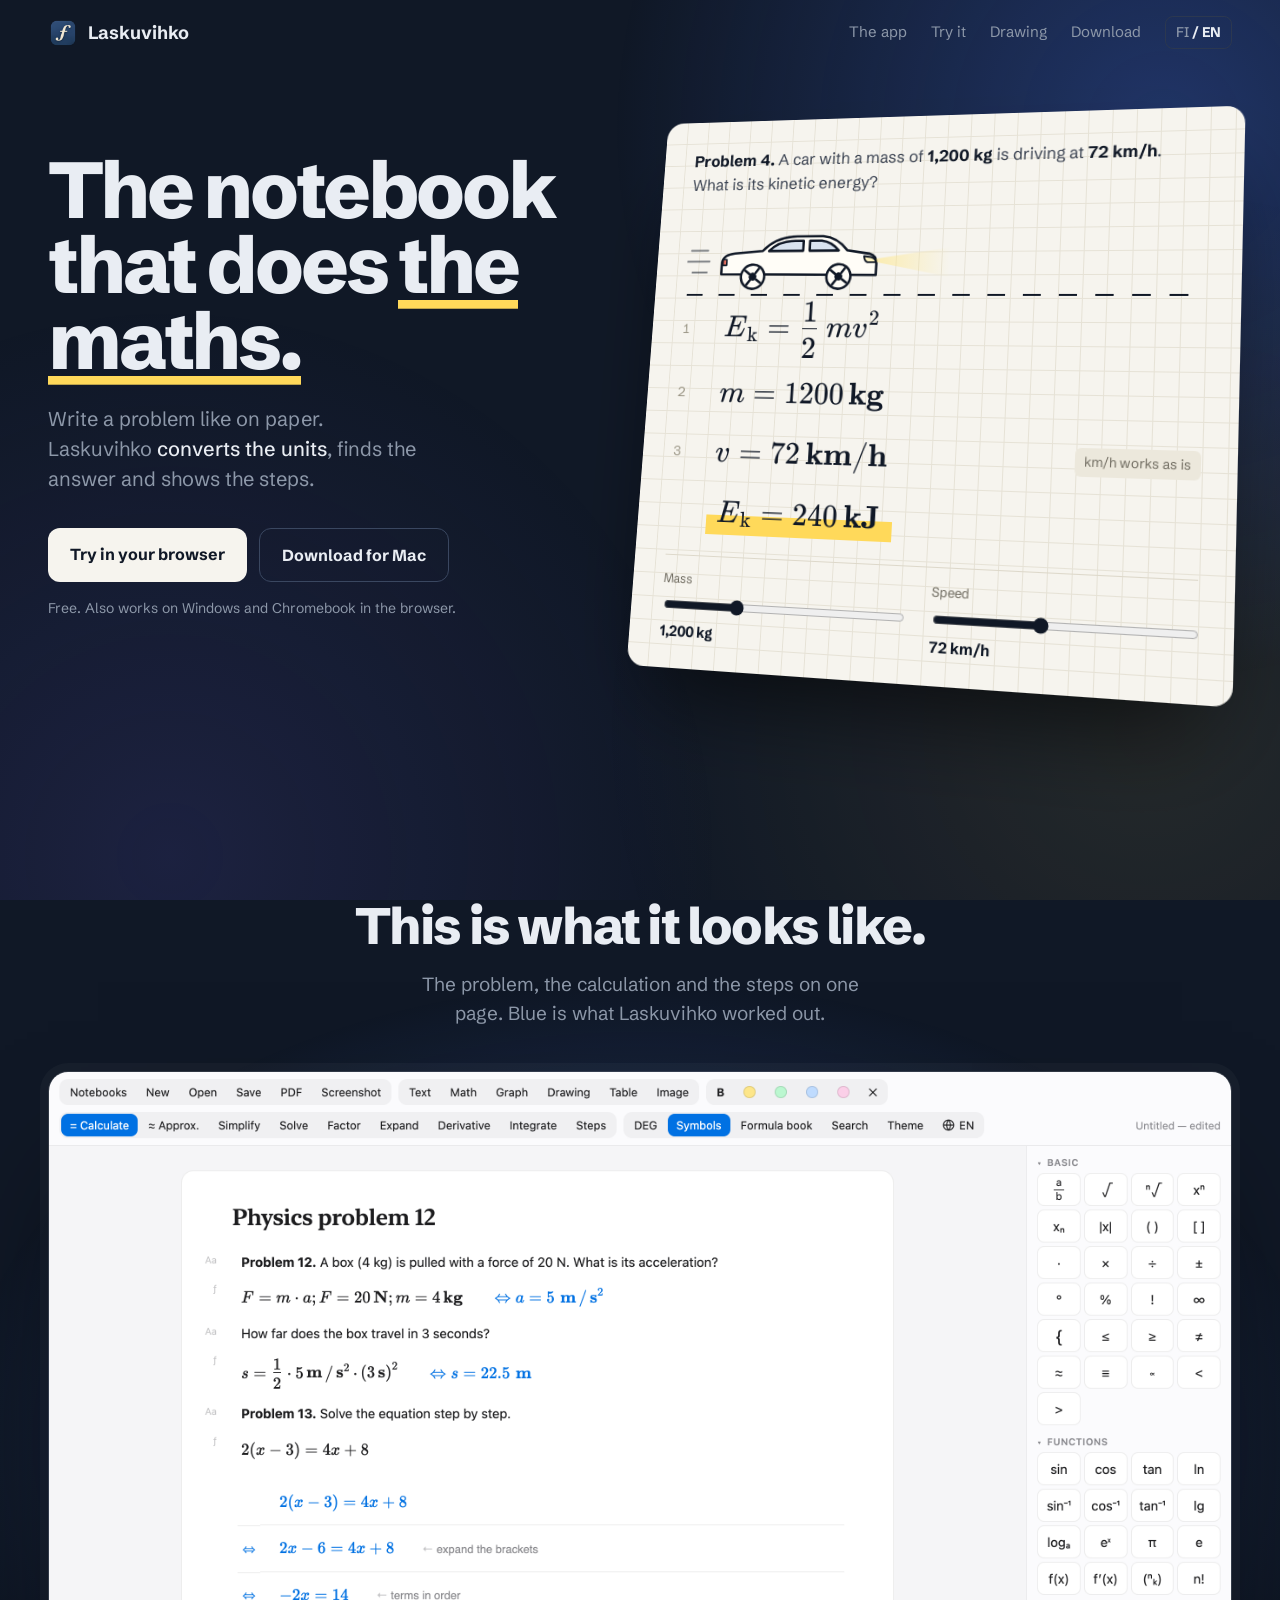
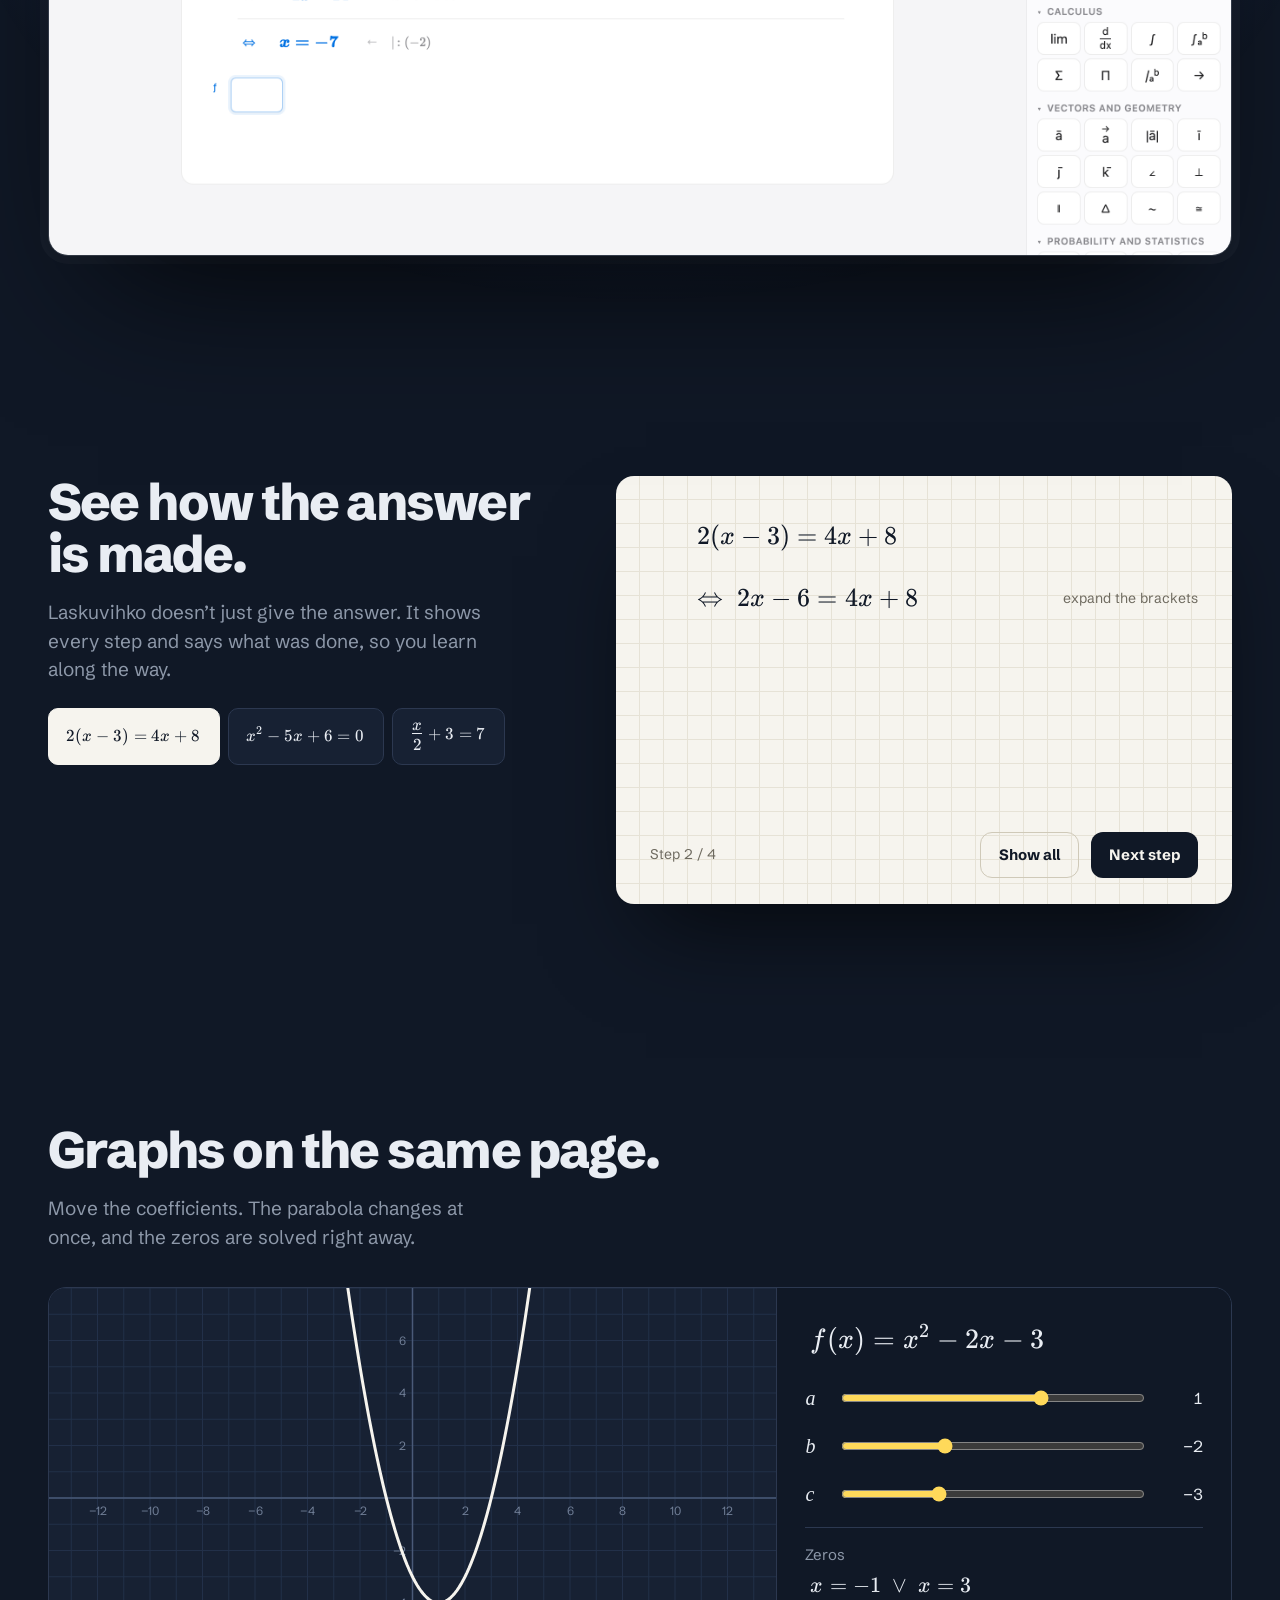
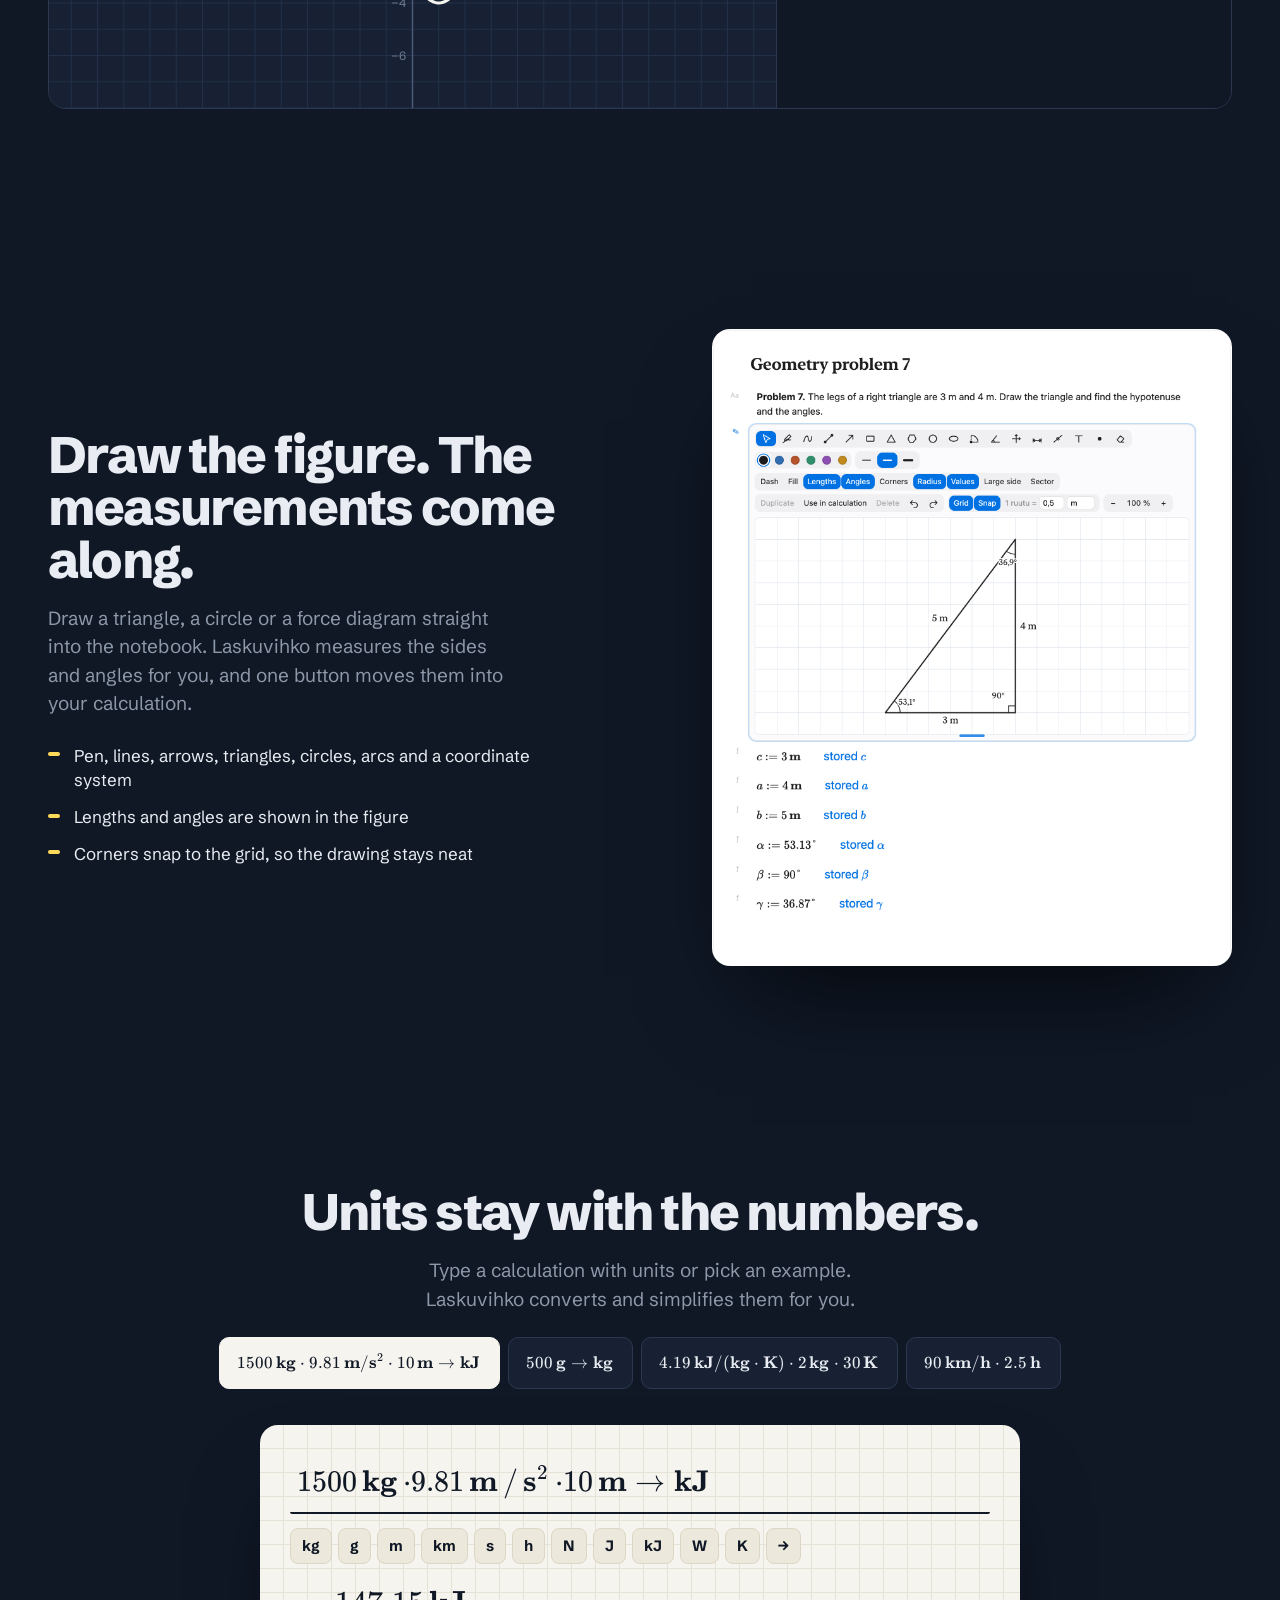
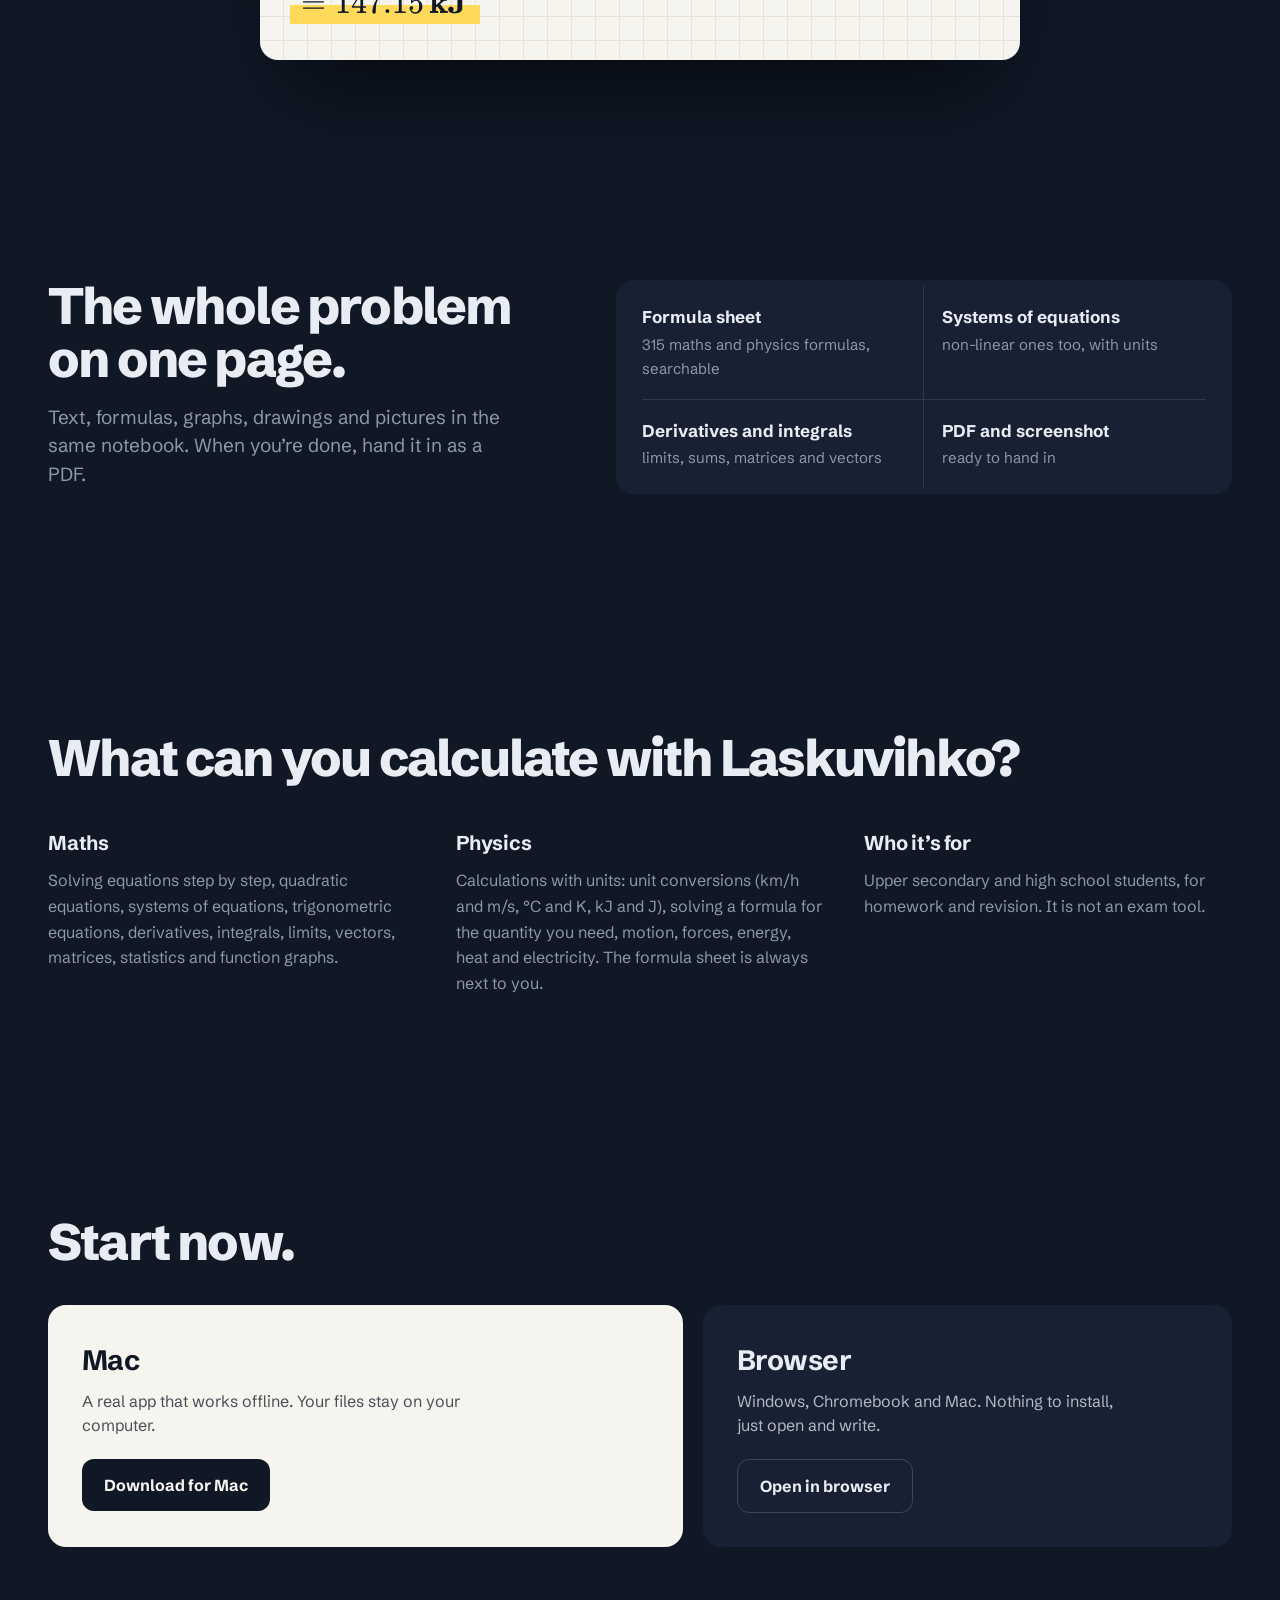
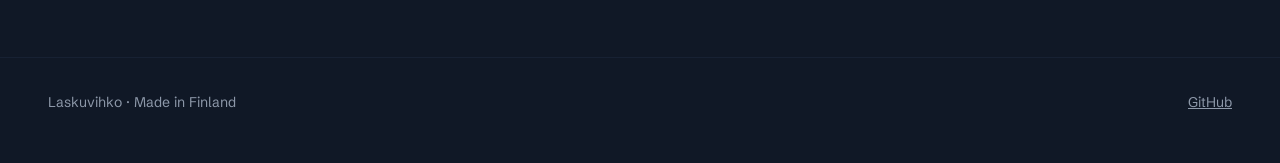
<file: index.html>
<!doctype html>
<html lang="fi">
<head>
<meta charset="utf-8">
<meta name="viewport" content="width=device-width, initial-scale=1">
<title>Laskuvihko – matikan ja fysiikan laskin lukioon: välivaiheet, yksiköt ja kuvaajat</title>
<meta name="description" content="Laskuvihko on lukion matematiikan ja fysiikan vihko, joka laskee. Yhtälön ratkaisu välivaiheineen, yksikkömuunnokset, kuvaajat, derivaatat ja integraalit. Ilmainen selaimessa ja Macilla.">
<meta property="og:title" content="Laskuvihko – vihko, joka osaa laskea">
<meta property="og:description" content="Lukion matikan ja fysiikan tehtävät yhteen vihkoon: välivaiheet, yksiköt, kuvaajat ja PDF.">
<meta property="og:type" content="website">
<meta property="og:image" content="kuvat/sovellus-fi.png">
<meta name="theme-color" content="#101826">
<link rel="icon" href="app/icon-192.png">
<link rel="preconnect" href="https://fonts.googleapis.com">
<link rel="preconnect" href="https://fonts.gstatic.com" crossorigin>
<link href="https://fonts.googleapis.com/css2?family=Schibsted+Grotesk:wght@400;500;700;800&display=swap" rel="stylesheet">
<link rel="stylesheet" href="style.css">
<script src="app/vendor/nerdamer.min.js"></script>
<script src="app/vendor/mathlive.min.js"></script>
<script src="app/kieli.js"></script>
<script src="app/kielet/en.js"></script>
<script src="app/calc.js"></script>
<script src="live.js"></script>
<script src="car.js"></script>
</head>
<body>

<div class="aurora" aria-hidden="true"><i></i><i></i><i></i></div>
<nav>
  <a class="brand" href="#"><img src="app/icon-192.png" alt="">Laskuvihko</a>
  <div class="links">
    <a href="#sovellus" data-t="navLook">Sovellus</a>
    <a href="#vaiheet" data-t="navTry">Kokeile</a>
    <a href="#piirros" data-t="navDraw">Piirros</a>
    <a href="#lataa" data-t="navGet">Lataa</a>
    <button class="lang" id="lang" aria-label="Vaihda kieli / Change language"><span data-l="fi">FI</span> / <span data-l="en">EN</span></button>
  </div>
</nav>
<div class="hero-bg">

<header class="wrap hero">
  <div>
    <h1 data-t="h1">Vihko, joka osaa <span class="hl">laskea.</span></h1>
    <p class="lead" data-t="lead">Kirjoita tehtävä kuin paperille. Laskuvihko <b>muuntaa yksiköt</b>, laskee vastauksen ja näyttää välivaiheet.</p>
    <div class="cta">
      <a class="btn main" href="app/" data-t="tryBtn">Kokeile selaimessa</a>
      <a class="btn alt" href="https://github.com/victorhollo/laskuvihko/releases/latest" data-t="macBtn">Lataa Macille</a>
    </div>
    <p class="small" data-t="free">Ilmainen. Toimii myös Windowsilla ja Chromebookilla selaimessa.</p>
  </div>
  <div class="stage">
    <div class="page" id="heroPage">
      <p class="task" id="task"></p>
      <div class="road" id="road" aria-hidden="true"></div>
      <div class="row"><span class="k">1</span><math-field read-only id="l1"></math-field></div>
      <div class="row"><span class="k">2</span><math-field read-only id="l2"></math-field></div>
      <div class="row"><span class="k">3</span><math-field read-only id="l3"></math-field><span class="aside" data-t="kmh">km/h käy suoraan</span></div>
      <div class="row"><span class="k"></span><span class="ans"><math-field read-only id="ans"></math-field></span></div>
      <div class="ctrl">
        <label><span data-t="mass">Massa</span> <input type="range" id="m" min="600" max="2600" step="50" value="1200"><output id="mo"></output></label>
        <label><span data-t="speed">Nopeus</span> <input type="range" id="v" min="10" max="160" value="72"><output id="vo"></output></label>
      </div>
    </div>
  </div>
</header>
</div>

<main>
<section class="block show" id="sovellus">
  <div class="wrap center">
    <h2 data-t="showH">Tältä se näyttää.</h2>
    <p class="say" data-t="showP">Tehtävänanto, lasku ja välivaiheet samalla sivulla. Sininen on Laskuvihkon laskema.</p>
  </div>
  <div class="wrap">
    <div class="shot"><img id="shotImg" src="kuvat/sovellus-fi.png" width="2720" height="1800" loading="lazy" alt="Laskuvihko-sovellus: fysiikan tehtävä, jossa kiihtyvyys ja matka on laskettu yksiköineen, ja yhtälö ratkaistu välivaiheineen"></div>
  </div>
</section>
<section class="block" id="vaiheet">
  <div class="wrap split">
    <div>
      <h2 data-t="stepsH">Näe, miten vastaus syntyy.</h2>
      <p class="say" data-t="stepsP">Laskuvihko ei anna pelkkää vastausta. Se näyttää jokaisen välivaiheen ja kertoo, mitä siinä tehtiin, joten opit samalla.</p>
      <div class="chips" id="eqChips"></div>
    </div>
    <div class="page steps">
      <div id="stepRows"></div>
      <div class="steps-foot">
        <span class="count" id="stepCount"></span>
        <div class="cta">
          <button class="btn alt" id="stepAll" data-t="stepAll">Näytä kaikki</button>
          <button class="btn main" id="stepNext" data-t="stepNext">Seuraava vaihe</button>
        </div>
      </div>
    </div>
  </div>
</section>

<section class="block" id="kuvaaja">
  <div class="wrap">
    <h2 data-t="graphH">Kuvaaja piirtyy samalle sivulle.</h2>
    <p class="say" data-t="graphP">Liikuta kertoimia. Paraabeli muuttuu heti, ja nollakohdat lasketaan heti.</p>
    <div class="graph-wrap">
      <canvas id="plot" role="img" aria-label="Kuvaaja" data-a="aPlot"></canvas>
      <div class="graph-side">
        <math-field read-only id="fx"></math-field>
        <label><i>a</i><input type="range" id="ga" min="-3" max="3" step="0.5" value="1"><output id="gao"></output></label>
        <label><i>b</i><input type="range" id="gb" min="-6" max="6" step="1" value="-2"><output id="gbo"></output></label>
        <label><i>c</i><input type="range" id="gc" min="-8" max="8" step="1" value="-3"><output id="gco"></output></label>
        <div class="zeros"><div data-t="zeros">Nollakohdat</div><math-field read-only id="gz"></math-field></div>
      </div>
    </div>
  </div>
</section>

<section class="block" id="piirros">
  <div class="wrap drawsec">
    <div>
      <h2 data-t="drawH">Piirrä kuvio. Mitat tulevat mukaan.</h2>
      <p class="say" data-t="drawP">Piirrä kolmio, ympyrä tai voimakuvio suoraan vihkoon. Laskuvihko mittaa sivut ja kulmat itse, ja yhdellä napilla mitat siirtyvät laskuun.</p>
      <ul class="ticks">
        <li data-t="draw1">Kynä, janat, nuolet, kolmiot, ympyrät, kaaret ja koordinaatisto</li>
        <li data-t="draw2">Pituudet ja kulmat näkyvät kuviossa valmiiksi</li>
        <li data-t="draw3">Kärjet tarttuvat ruudukkoon, joten kuvasta tulee siisti</li>
      </ul>
    </div>
    <div class="drawpic"><img id="drawImg" src="kuvat/piirros-fi.png" width="1640" height="2010" loading="lazy" alt="Laskuvihkon piirtotyökalu: suorakulmainen kolmio, jonka sivut 3 m, 4 m ja 5 m sekä kulmat näkyvät kuviossa, ja mitat siirrettynä laskuriveiksi"></div>
  </div>
</section>

<section class="block" id="yksikot">
  <div class="wrap center">
    <h2 data-t="unitsH">Yksiköt kulkevat mukana.</h2>
    <p class="say" data-t="unitsP">Kirjoita lasku yksiköineen tai valitse esimerkki. Laskuvihko muuntaa ja sieventää ne itse.</p>
    <div class="chips" id="unitChips"></div>
  </div>
  <div class="wrap">
    <div class="units">
      <div class="page">
        <div class="input"><math-field id="uin" aria-label="Lasku" data-a="aCalc"></math-field></div>
        <div class="unit-keys" id="unitKeys"></div>
        <div class="result"><span class="ans"><math-field read-only id="uout"></math-field></span><span class="err" id="uerr"></span></div>
      </div>
    </div>
  </div>
</section>

<section class="block">
  <div class="wrap whole">
    <div>
      <h2 data-t="wholeH">Koko tehtävä yhdellä sivulla.</h2>
      <p class="say" data-t="wholeP">Teksti, kaavat, kuvaajat, piirrokset ja kuvat samassa vihkossa. Kun tehtävä on valmis, palautat sen PDF:nä.</p>
    </div>
    <div class="facts">
      <div><b data-t="f1b">Kaavasto</b><span data-t="f1s">315 matematiikan ja fysiikan kaavaa haulla</span></div>
      <div><b data-t="f2b">Yhtälöryhmät</b><span data-t="f2s">myös epälineaariset ja yksiköillä</span></div>
      <div><b data-t="f3b">Derivaatat ja integraalit</b><span data-t="f3s">raja-arvot, summat, matriisit ja vektorit</span></div>
      <div><b data-t="f4b">PDF ja kuvakaappaus</b><span data-t="f4s">valmis palautettavaksi</span></div>
    </div>
  </div>
</section>

<section class="block" id="aiheet">
  <div class="wrap">
    <h2 data-t="topH">Mitä Laskuvihkolla voi laskea?</h2>
    <div class="topics">
      <div><h3 data-t="topM">Matematiikka</h3><p data-t="topMp">Yhtälön ratkaisu välivaiheineen, toisen asteen yhtälö, yhtälöryhmät, trigonometriset yhtälöt, derivaatta, integraali, raja-arvo, vektorit, matriisit, tilastot ja funktion kuvaaja.</p></div>
      <div><h3 data-t="topF">Fysiikka</h3><p data-t="topFp">Laskut yksiköineen: yksikkömuunnokset (km/h ja m/s, °C ja K, kJ ja J), kaavan ratkaisu halutun suureen suhteen, liike, voimat, energia, lämpö ja sähkö. Kaavasto on aina vieressä.</p></div>
      <div><h3 data-t="topK">Kenelle</h3><p data-t="topKp">Lukiolaiselle kotitehtäviin ja kertaukseen, esimerkiksi pitkän ja lyhyen matematiikan (MAA, MAB) ja fysiikan (FY) kursseille. Ei ole käytössä ylioppilaskokeessa.</p></div>
    </div>
  </div>
</section>

<section class="block" id="lataa">
  <div class="wrap">
    <h2 data-t="getH">Aloita nyt.</h2>
    <div class="get">
      <div class="mac">
        <h3 data-t="macH">Mac</h3>
        <p data-t="macP">Oma sovellus, toimii ilman nettiä. Tiedostot tallentuvat koneellesi.</p>
        <a class="btn main" href="https://github.com/victorhollo/laskuvihko/releases/latest" data-t="macBtn2">Lataa Macille</a>
      </div>
      <div class="web">
        <h3 data-t="webH">Selain</h3>
        <p data-t="webP">Windows, Chromebook ja Mac. Ei asennusta, avaa ja kirjoita.</p>
        <a class="btn alt" href="app/" data-t="webBtn">Avaa selaimessa</a>
      </div>
    </div>
  </div>
</section>
</main>

<footer>
  <div class="wrap">
    <span data-t="made">Laskuvihko · Tehty Suomessa</span>
    <a href="https://github.com/victorhollo/laskuvihko">GitHub</a>
  </div>
</footer>

<script src="site.js"></script>
<script src="fx.js"></script>
</body>
</html>
</file>
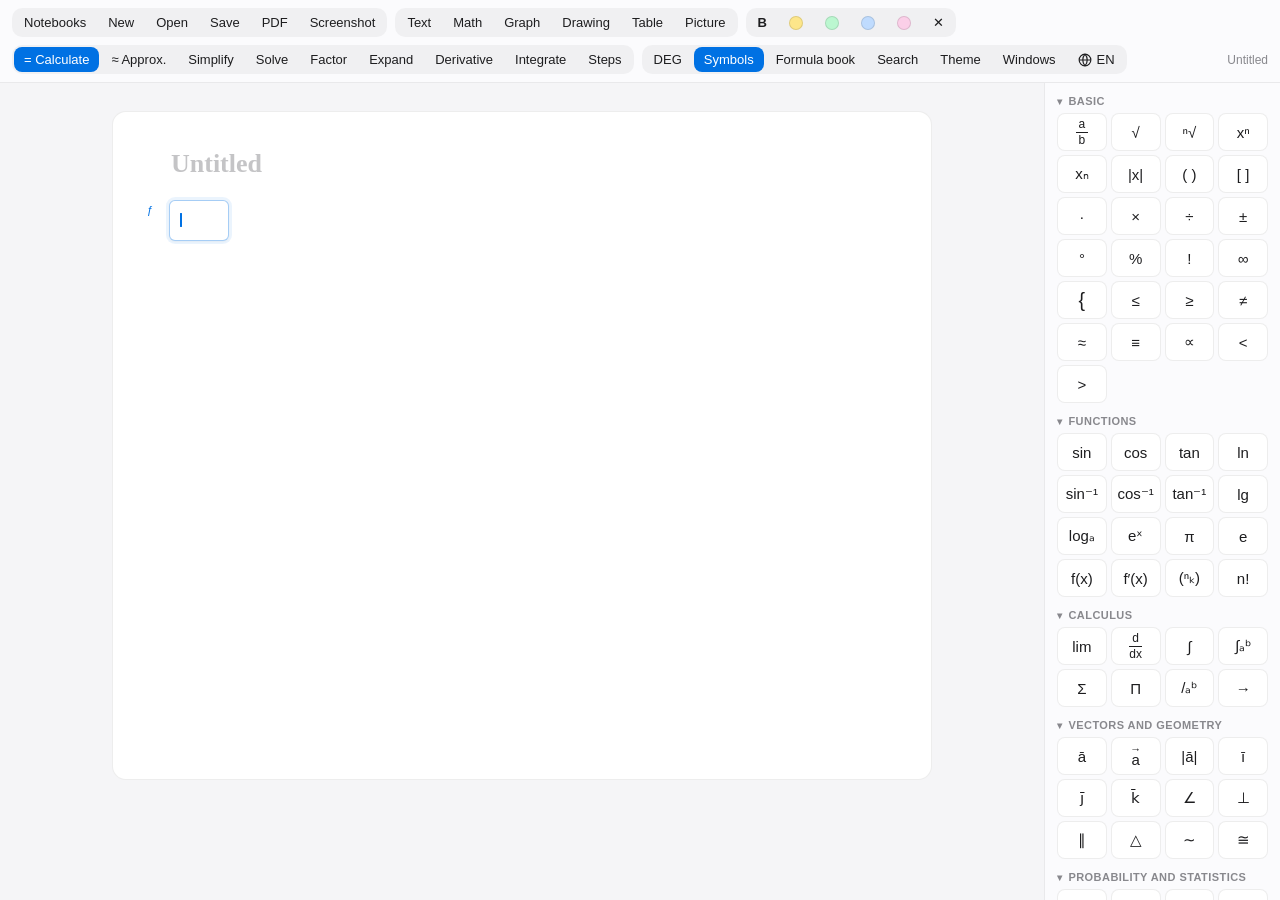
<file: app/index.html>
<!doctype html>
<html lang="fi">
<head>
<meta charset="utf-8">
<title>Laskuvihko</title>
<link rel="stylesheet" href="style.css">
<link rel="manifest" href="manifest.webmanifest">
<link rel="icon" href="icon-192.png">
<meta name="theme-color" content="#f4efe3">
<script>try { const t = localStorage.getItem('theme') || 'apple'; document.documentElement.dataset.theme = t === 'auto' ? (matchMedia('(prefers-color-scheme: dark)').matches ? 'night' : 'apple') : t; } catch (e) {}</script>
<script src="vendor/nerdamer.min.js"></script>
<script src="vendor/mathlive.min.js"></script>
</head>
<body>
<header id="toolbar">
  <div class="group">
    <button data-cmd="files" title="Näytä kaikki vihkot">Vihkot</button>
    <button data-cmd="new" title="Uusi (⌘N)">Uusi</button>
    <button data-cmd="open" title="Avaa (⌘O)">Avaa</button>
    <button data-cmd="save" title="Tallenna (⌘S)">Tallenna</button>
    <button data-cmd="pdf" title="Vie PDF:ksi">PDF</button>
    <button data-cmd="shot" title="Kopioi koko sivu kuvana (⌘⇧C) – liitä sitten ⌘V">Kuvakaappaus</button>
  </div>
  <div class="group">
    <button data-cmd="addText" title="Uusi tekstirivi (⌘T)">Teksti</button>
    <button data-cmd="addMath" title="Uusi kaavarivi (⌘E)">Kaava</button>
    <button data-cmd="addGraph" title="Uusi kuvaaja (⌘G)">Kuvaaja</button>
    <button data-cmd="addDraw" title="Uusi piirros (⌘⇧P): muodot, sivujen pituudet, kulmat">Piirros</button>
    <button data-cmd="addTable" title="Uusi tilastotaulukko (⌘⇧T): arvot ja frekvenssit, tulokset heti">Taulukko</button>
    <button data-cmd="addImage" title="Lisää kuva (⌘⇧I) – myös ⌘V tai vetämällä">Kuva</button>
  </div>
  <div class="group" id="fmt">
    <button data-cmd="bold" title="Lihavoi valittu teksti (⌘B)"><b>B</b></button>
    <button class="hl" data-cmd="hlY" title="Korosta keltaisella"><i style="background:#fde68a"></i></button>
    <button class="hl" data-cmd="hlG" title="Korosta vihreällä"><i style="background:#bbf7d0"></i></button>
    <button class="hl" data-cmd="hlB" title="Korosta sinisellä"><i style="background:#bfdbfe"></i></button>
    <button class="hl" data-cmd="hlP" title="Korosta pinkillä"><i style="background:#fbcfe8"></i></button>
    <button data-cmd="unformat" title="Poista lihavointi ja korostus valitusta kohdasta">✕</button>
  </div>
  <div class="group">
    <button class="primary" data-cmd="calc" title="Laske (⌘Enter)">= Laske</button>
    <button data-cmd="approx" title="Likiarvo (⌘L)">≈ Likiarvo</button>
    <button data-cmd="simplify">Sievennä</button>
    <button data-cmd="solve" title="Ratkaise (⌘R)">Ratkaise</button>
    <button data-cmd="factor">Tekijöihin</button>
    <button data-cmd="expand">Kehitä</button>
    <button data-cmd="diff">Derivoi</button>
    <button data-cmd="integrate">Integroi</button>
    <button data-cmd="steps" title="Ratkaisu tai derivaatta välivaiheineen (⌘J)">Vaiheittain</button>
  </div>
  <div class="group">
    <button id="angle" data-cmd="angle" title="Kulman yksikkö">DEG</button>
    <button data-cmd="palette" title="Symbolit">Symbolit</button>
    <button data-cmd="tables" title="Kaavasto: kaavat, teoria ja taulukot sivupaneeliin">Kaavasto</button>
    <button data-cmd="search" title="Etsi kaikista vihkoista (⌘⇧F)">Haku</button>
    <button data-cmd="theme" title="Teema">Teema</button>
    <button id="osbtn" data-cmd="os" title="Näppäimet: Mac tai Windows"></button>
    <button id="langbtn" data-cmd="lang" title="Kieli / Language"><svg width="14" height="14" viewBox="0 0 24 24" fill="none" stroke="currentColor" stroke-width="2" aria-hidden="true"><circle cx="12" cy="12" r="10"/><path d="M2 12h20M12 2a15 15 0 0 1 0 20M12 2a15 15 0 0 0 0 20"/></svg><span></span></button>
  </div>
  <span id="status"></span>
</header>
<main>
  <aside id="files"></aside>
  <div id="scroll"><div id="page"><input id="title" placeholder="Nimetön" spellcheck="false"><div id="doc"></div></div></div>
  <aside id="palette"></aside>
  <aside id="tables"><div class="tgrip" title="Vedä leveämmäksi"></div><div class="thead"><span>Kaavasto</span><input class="kv-q" type="search" placeholder="Etsi, esim. kitka" spellcheck="false"><button data-tcmd="zout" title="Pienennä">−</button><button data-tcmd="zin" title="Suurenna">+</button><button data-tcmd="close" title="Sulje">✕</button></div><div class="kv-tabs"></div><div class="kv-body"></div></aside>
</main>
<script src="kieli.js"></script>
<script src="kielet/en.js"></script>
<script src="graph.js"></script>
<script src="draw.js"></script>
<script src="giac-lataa.js"></script>
<script src="calc.js"></script>
<script src="kaavasto.js"></script>
<script src="kaavasto-mat.js"></script>
<script src="kaavasto-fys.js"></script>
<script src="kaavasto-taul.js"></script>
<script src="webfs.js"></script>
<script src="app.js"></script>
</body>
</html>
</file>
<file: style.css>
/* Laskuvihko-sivu. Suunta ja kielletyt: DESIGN.md */
:root {
  --ink: #101826;
  --ink-2: #172133;
  --line: #2c3850;
  --paper: #f6f4ee;
  --paper-line: #e6e2d6;
  --text: #e9edf3;
  --dim: #8d98a9;
  --marker: #ffd95a;
  --pen: #2346a0;
  --gutter: 48px;
}
* { box-sizing: border-box; }
html, body { margin: 0; }
html { scroll-behavior: smooth; }
body {
  font-family: "Schibsted Grotesk", Georgia, sans-serif; color: var(--text);
  background: radial-gradient(1100px 700px at 72% 18%, #22304a 0%, transparent 62%) no-repeat, var(--ink);
  min-height: 100vh; overflow-x: hidden; line-height: 1.5;
}
/* ruutupaperi tulee näkyviin kursorin ympärillä (kuin lamppu tumman vihkon päällä) */
body::before {
  content: ""; position: fixed; inset: 0; z-index: -1; pointer-events: none;
  background-image: linear-gradient(rgba(170,190,225,.3) 1px, transparent 1px), linear-gradient(90deg, rgba(170,190,225,.3) 1px, transparent 1px);
  background-size: 32px 32px; background-position: 0 var(--gy, 0px);
  -webkit-mask-image: radial-gradient(270px circle at var(--mx, -999px) var(--my, -999px), #000 0%, rgba(0,0,0,.35) 45%, transparent 100%);
  mask-image: radial-gradient(270px circle at var(--mx, -999px) var(--my, -999px), #000 0%, rgba(0,0,0,.35) 45%, transparent 100%);
  opacity: var(--glow, 0); transition: opacity .5s ease;
}
a { color: inherit; }
.wrap { max-width: 1320px; margin: 0 auto; padding: 0 var(--gutter); }

/* ---------- yläpalkki ---------- */
nav { display: flex; justify-content: space-between; align-items: center; padding: 26px var(--gutter); max-width: 1320px; margin: 0 auto; font-size: 15px; }
.brand { display: flex; gap: 10px; align-items: center; font-weight: 700; font-size: 18px; text-decoration: none; }
.brand img { width: 30px; height: 30px; border-radius: 8px; }
.links { display: flex; align-items: center; gap: 24px; }
.links a { color: var(--dim); text-decoration: none; }
.links a:hover { color: var(--text); }
.lang { font: inherit; font-size: 14px; font-weight: 700; color: var(--text); background: none; border: 1px solid var(--line); border-radius: 8px; padding: 5px 10px; cursor: pointer; }
.lang span { color: var(--dim); font-weight: 500; }
.lang span.on { color: var(--text); font-weight: 700; }

/* ---------- napit ---------- */
.cta { display: flex; gap: 12px; flex-wrap: wrap; }
.btn { font: inherit; font-weight: 700; font-size: 16px; text-decoration: none; padding: 14px 22px; border-radius: 12px; cursor: pointer; border: 0; display: inline-block; }
.btn.main { background: var(--paper); color: var(--ink); }
.btn.main:hover { background: #fff; }
.btn.alt { color: var(--text); border: 1px solid #3a4760; background: none; }
.btn.alt:hover { border-color: var(--dim); }
.btn:focus-visible, .chip:focus-visible, .lang:focus-visible { outline: 3px solid var(--marker); outline-offset: 3px; }

/* ---------- vihkon sivu (yhteinen kaikille demoille) ---------- */
.page {
  background: var(--paper); color: var(--ink); border-radius: 18px; padding: 30px 34px 26px;
  background-image: linear-gradient(var(--paper-line) 1px, transparent 1px), linear-gradient(90deg, var(--paper-line) 1px, transparent 1px);
  background-size: 24px 24px; background-position: -1px -1px;
  box-shadow: 0 50px 90px -30px rgba(0,0,0,.65);
}
.row { display: flex; align-items: center; min-height: 62px; gap: 10px; }
.row .k { width: 32px; flex: none; color: #9a9585; font-size: 14px; font-variant-numeric: tabular-nums; }
math-field { font-size: 32px; background: transparent; border: 0; color: var(--ink); padding: 0; }
math-field:focus-within { outline: 3px solid var(--marker); outline-offset: 4px; border-radius: 4px; }
math-field[read-only] { outline: 0; pointer-events: none; user-select: none; --caret-color: transparent; --selection-background-color: transparent; }
math-field::part(virtual-keyboard-toggle), math-field::part(menu-toggle) { display: none; }
.ans { background: linear-gradient(transparent 55%, var(--marker) 55%, var(--marker) 92%, transparent 92%); padding: 0 6px; }
.aside { margin-left: auto; font-size: 13px; color: #6e6a5f; background: #ece8dc; padding: 4px 9px; border-radius: 6px; white-space: nowrap; }
.ctrl { display: flex; gap: 28px; margin-top: 14px; padding-top: 14px; border-top: 1px solid #ddd8ca; flex-wrap: wrap; }
.ctrl label { display: flex; flex-direction: column; gap: 6px; font-size: 13px; color: #6e6a5f; flex: 1; min-width: 140px; }
.ctrl output { font-weight: 700; color: var(--ink); font-size: 15px; }
input[type=range] { accent-color: var(--ink); width: 100%; }

/* ---------- alku ---------- */
.hero { display: grid; grid-template-columns: minmax(0, 1fr) minmax(0, 1.15fr); gap: 48px; align-items: center; padding-top: 40px; padding-bottom: 110px; }
h1 { font-size: clamp(44px, 6.2vw, 92px); line-height: .95; letter-spacing: -.04em; margin: 0 0 26px; font-weight: 800; }
.lead { font-size: 20px; color: var(--dim); max-width: 32ch; margin: 0 0 34px; }
.lead b { color: var(--text); font-weight: 500; }
.small { font-size: 14px; color: var(--dim); margin-top: 16px; }
.stage { perspective: 1400px; }
.hero .page {
  transform: rotateY(-14deg) rotateX(8deg) rotateZ(1deg); transition: transform .5s cubic-bezier(.2,.7,.2,1);
  opacity: 0; animation: arrive .6s .05s cubic-bezier(.2,.7,.2,1) forwards;
}
@keyframes arrive { from { opacity: 0; transform: rotateY(-30deg) rotateX(18deg) translateY(40px); } to { opacity: 1; } }
.task { font-size: 17px; margin: 0 0 4px; color: #3b4352; }
.task b { color: var(--ink); }
.task span { font-weight: 700; color: var(--ink); white-space: nowrap; }
.road { --car-ink: var(--ink); --car-fill: #fffdf7; --car-glass: #d9e3ef; position: relative; height: 104px; overflow: hidden;
  background: linear-gradient(90deg, var(--ink) 50%, transparent 50%) 0 100% / 36px 2px repeat-x; }
.car { position: absolute; left: 30px; bottom: 2px; width: 200px; transform-origin: left bottom; }

/* ---------- osiot ---------- */
section.block { padding: 110px 0; }
h2 { font-size: clamp(32px, 4vw, 56px); line-height: 1.02; letter-spacing: -.035em; margin: 0 0 18px; font-weight: 800; }
.block p.say { font-size: 19px; color: var(--dim); max-width: 38ch; margin: 0 0 24px; }
.block p.say b { color: var(--text); font-weight: 500; }

/* välivaiheet: teksti vasemmalla, paperi oikealla */
.split { display: grid; grid-template-columns: minmax(0, .9fr) minmax(0, 1.1fr); gap: 64px; align-items: start; }
.chips { display: flex; gap: 8px; flex-wrap: wrap; margin-bottom: 20px; }
.chip { position: relative; font: inherit; font-size: 15px; color: var(--text); background: var(--ink-2); border: 1px solid var(--line); border-radius: 10px; padding: 8px 12px; cursor: pointer; }
.chip::after { content: ""; position: absolute; inset: 0; } /* koko nappi ottaa klikkauksen, myös kaavan kohdalta */
.chip:hover { border-color: var(--dim); }
.chip.on { background: var(--paper); color: var(--ink); border-color: var(--paper); }
.chip math-field { font-size: 17px; color: inherit; pointer-events: none; }
/* piilossa olevat vaiheet pitävät paikkansa, joten sivu ei hypi */
.steps .row > * { opacity: 0; transition: opacity .35s ease; }
.steps .row.on > * { opacity: 1; }
.steps .why { margin-left: auto; font-size: 14px; color: #6e6a5f; text-align: right; }
.steps .row math-field { font-size: 26px; }
.steps-foot { display: flex; justify-content: space-between; align-items: center; margin-top: 16px; gap: 12px; }
.steps-foot .btn { padding: 11px 18px; font-size: 15px; }
.steps-foot .btn.main { background: var(--ink); color: var(--paper); }
.steps-foot .btn.alt { color: var(--ink); border-color: #cfc9b8; }
.count { font-size: 14px; color: #6e6a5f; font-variant-numeric: tabular-nums; white-space: nowrap; }

/* kuvaaja: leveä tumma kaista */
.graph-wrap { display: grid; grid-template-columns: minmax(0, 1.6fr) minmax(0, 1fr); gap: 0; border: 1px solid var(--line); border-radius: 18px; overflow: hidden; margin-top: 36px; }
.graph-wrap canvas { width: 100%; height: 420px; display: block; background: var(--ink-2); }
.graph-side { padding: 28px; display: flex; flex-direction: column; gap: 18px; background: var(--ink); border-left: 1px solid var(--line); }
.graph-side math-field { color: var(--text); font-size: 28px; }
.graph-side label { display: grid; grid-template-columns: 22px 1fr 48px; gap: 12px; align-items: center; font-size: 16px; color: var(--dim); }
.graph-side label i { font-family: "Times New Roman", serif; font-size: 20px; color: var(--text); }
.graph-side output { text-align: right; font-variant-numeric: tabular-nums; color: var(--text); }
.graph-side input[type=range] { accent-color: var(--marker); }
.zeros { border-top: 1px solid var(--line); padding-top: 16px; font-size: 15px; color: var(--dim); }
.zeros math-field { font-size: 22px; }

/* yksiköt: kapea paperilappu keskellä */
.units { max-width: 760px; margin: 36px auto 0; }
.units .page { padding: 26px 30px; }
.units .input math-field { width: 100%; font-size: 30px; border-bottom: 2px solid var(--ink); padding: 6px 2px; --caret-color: var(--pen); }
.unit-keys { display: flex; gap: 6px; flex-wrap: wrap; margin: 14px 0 6px; }
.unit-keys button { font: inherit; font-size: 15px; font-weight: 700; color: var(--ink); background: #ece8dc; border: 1px solid #ddd6c4; border-radius: 8px; padding: 6px 11px; cursor: pointer; }
.unit-keys button:hover { background: #e3dece; }
.units .result { min-height: 64px; display: flex; align-items: center; }
.units .result math-field { font-size: 32px; }
.units .err { color: #a2453a; font-size: 15px; }
.center { text-align: center; }
.center p.say { margin-left: auto; margin-right: auto; }
.center .chips { justify-content: center; }

/* koko vihko: teksti vasemmalla, ominaisuudet oikealla */
.whole { display: grid; grid-template-columns: minmax(0, .9fr) minmax(0, 1.1fr); gap: 64px; align-items: start; }
.facts { display: grid; grid-template-columns: repeat(2, minmax(0, 1fr)); gap: 0; background: var(--ink-2); border-radius: 18px; padding: 6px 26px; }
.facts div { padding: 18px 18px 18px 0; border-bottom: 1px solid var(--line); }
.facts div:nth-last-child(-n+2) { border-bottom: 0; }
.facts div:nth-child(odd) { border-right: 1px solid var(--line); }
.facts div:nth-child(even) { padding-left: 18px; }
.facts b { display: block; font-size: 17px; margin-bottom: 2px; }
.facts span { color: var(--dim); font-size: 15px; }

/* lataus */
.get { display: grid; grid-template-columns: minmax(0, 1.2fr) minmax(0, 1fr); gap: 20px; margin-top: 36px; }
.get > div { border-radius: 18px; padding: 34px; }
.get .mac { background: var(--paper); color: var(--ink); }
.get .mac .btn.main { background: var(--ink); color: var(--paper); }
.get .web { background: var(--ink-2); }
.get h3 { font-size: 28px; letter-spacing: -.02em; margin: 0 0 8px; }
.get p { margin: 0 0 22px; color: inherit; opacity: .75; max-width: 40ch; }

footer { border-top: 1px solid var(--ink-2); padding: 34px 0 50px; color: var(--dim); font-size: 14px; }
footer .wrap { display: flex; justify-content: space-between; gap: 20px; flex-wrap: wrap; }
footer a { color: var(--dim); }

/* ---------- puhelin ---------- */
@media (max-width: 900px) {
  :root { --gutter: 16px; }
  nav { padding: 18px var(--gutter); }
  .links a { display: none; }
  .hero, .split, .whole, .get, .graph-wrap { grid-template-columns: minmax(0, 1fr); }
  .hero { padding-bottom: 70px; gap: 36px; }
  .hero .page { transform: none !important; }
  .page { padding: 20px 16px; }
  math-field { font-size: 25px; }
  .aside { display: none; }
  .units .page { padding: 20px 16px; }
  .units .input math-field { font-size: 21px; }
  .units .result math-field { font-size: 26px; }
  .chip { font-size: 14px; padding: 7px 10px; }
  .chip math-field { font-size: 15px; }
  section.block { padding: 72px 0; }
  .split, .whole { gap: 36px; }
  .graph-wrap canvas { height: 300px; }
  .graph-side { border-left: 0; border-top: 1px solid var(--line); }
  .facts { grid-template-columns: minmax(0, 1fr); }
  .facts div:nth-child(odd) { border-right: 0; }
  .facts div:nth-child(even) { padding-left: 0; }
  .facts div:nth-last-child(2) { border-bottom: 1px solid var(--line); }
  .steps .row { flex-wrap: wrap; padding: 8px 0; }
  .steps-foot { flex-wrap: wrap; }
  .steps-foot .cta { width: 100%; flex-wrap: nowrap; }
  .steps-foot .btn { flex: 1; text-align: center; white-space: nowrap; padding: 11px 8px; }
  .hero .cta { flex-direction: column; }
  .hero .cta .btn { text-align: center; }
  .steps .why { margin-left: 42px; width: 100%; text-align: left; font-size: 13px; }
}
@media (prefers-reduced-motion: reduce) {
  html { scroll-behavior: auto; }
  .hero .page { animation: none; opacity: 1; }
  .steps .row > * { transition: none; }
}

/* ================= liike ja valo (fx.js) ================= */
/* taustavalo: kolme hidasta valoläikkää, kuin lamppu vihkon yllä */
.aurora { position: fixed; inset: 0; z-index: -2; pointer-events: none; overflow: hidden; }
.aurora i { position: absolute; width: 1100px; height: 1100px; border-radius: 50%; will-change: transform; }
.aurora i:nth-child(1) { left: 48%; top: -420px; background: radial-gradient(closest-side, rgba(64,108,230,.34), transparent); animation: drift1 46s ease-in-out infinite alternate; }
.aurora i:nth-child(2) { left: -380px; top: 34%; background: radial-gradient(closest-side, rgba(104,92,224,.14), transparent); animation: drift2 58s ease-in-out infinite alternate; }
.aurora i:nth-child(3) { right: -420px; bottom: -380px; background: radial-gradient(closest-side, rgba(255,217,90,.09), transparent); animation: drift1 64s ease-in-out infinite alternate-reverse; }
@keyframes drift1 { to { transform: translate(-160px, 120px); } }
@keyframes drift2 { to { transform: translate(200px, -140px); } }
body { background: var(--ink); }

/* yläpalkki pysyy mukana ja saa lasin */
nav { position: sticky; top: 0; z-index: 30; padding-top: 16px; padding-bottom: 16px; }
nav::before { content: ""; position: absolute; top: 0; bottom: 0; left: 50%; width: 100vw; transform: translateX(-50%); z-index: -1;
  background: rgba(16,24,38,.82); -webkit-backdrop-filter: blur(12px); backdrop-filter: blur(12px);
  border-bottom: 1px solid rgba(255,255,255,.07); opacity: 0; transition: opacity .3s ease; }
.scrolled nav::before { opacity: 1; }
@media (prefers-reduced-transparency: reduce) { nav::before { background: var(--ink); -webkit-backdrop-filter: none; backdrop-filter: none; } }
section[id] { scroll-margin-top: 70px; }

/* napit: pieni nosto ja painallus */
.btn, .chip, .unit-keys button, .lang { transition: transform .18s cubic-bezier(.2,.7,.2,1), background-color .18s ease, border-color .18s ease, box-shadow .18s ease; }
@media (hover: hover) {
  .btn:hover { transform: translateY(-2px); }
  .btn.main:hover { box-shadow: 0 14px 30px -12px rgba(246,244,238,.4); }
  .steps-foot .btn.main:hover, .get .mac .btn.main:hover { box-shadow: 0 14px 26px -14px rgba(16,24,38,.7); background: #1b2740; }
}
.btn:active, .chip:active, .unit-keys button:active { transform: scale(.97); }

/* otsikon korostuskynä */
.hl { background: linear-gradient(var(--marker), var(--marker)) 0 92% / 100% .11em no-repeat; padding-bottom: .04em; }

/* oikea kuva sovelluksesta */
.show { padding-top: 40px; }
.shot { position: relative; margin-top: 44px; border-radius: 20px; border: 1px solid rgba(255,255,255,.14); box-shadow: 0 70px 140px -50px rgba(0,0,0,.8), 0 0 0 8px rgba(255,255,255,.03); transform-origin: 50% 100%; }
.shot::before { content: ""; position: absolute; inset: -12% -8% -6%; z-index: -1; background: radial-gradient(closest-side, rgba(70,118,240,.36), transparent); pointer-events: none; }
.shot img { display: block; width: 100%; height: auto; border-radius: 19px; }

/* piirtotyökalu: teksti vasemmalla, oikea kuva sovelluksesta oikealla */
.drawsec { display: grid; grid-template-columns: minmax(0, 1fr) minmax(0, 1.15fr); gap: 64px; align-items: center; }
.drawpic { position: relative; width: 100%; max-width: 520px; justify-self: end; border-radius: 18px; overflow: hidden; border: 1px solid rgba(255,255,255,.14); box-shadow: 0 50px 100px -40px rgba(0,0,0,.8); background: #fff; }
.drawpic img { display: block; width: 100%; height: auto; }
.ticks { list-style: none; margin: 26px 0 0; padding: 0; display: grid; gap: 12px; }
.ticks li { position: relative; padding-left: 26px; color: var(--text); font-size: 17px; line-height: 1.45; }
.ticks li::before { content: ""; position: absolute; left: 0; top: .5em; width: 12px; height: 4px; border-radius: 2px; background: var(--marker); }

/* aiheet: kolme tekstipalstaa viivan alla */
.topics { display: grid; grid-template-columns: repeat(3, minmax(0, 1fr)); gap: 40px; margin-top: 40px; }
.topics > div { padding-top: 4px; }
.topics h3 { font-size: 20px; letter-spacing: -.01em; margin: 0 0 10px; }
.topics p { margin: 0; color: var(--dim); font-size: 16px; line-height: 1.6; }

@media (prefers-reduced-motion: no-preference) {
  /* alku: lasku kirjoittuu rivi kerrallaan, korostus vedetään lopuksi */
  .hero .row > math-field, .hero .row > .aside, .hero .row > .ans { clip-path: inset(-20% 100% -20% 0); animation: write .45s cubic-bezier(.3,.6,.2,1) forwards; }
  .hero .row:nth-of-type(2) > * { animation-delay: .3s; } .hero .row:nth-of-type(3) > * { animation-delay: .55s; }
  .hero .row:nth-of-type(4) > * { animation-delay: .8s; } .hero .row:nth-of-type(5) > * { animation-delay: 1.1s; }
  .hero .row > .ans { background-size: 0% 100%; background-repeat: no-repeat; animation: write .45s 1.1s cubic-bezier(.3,.6,.2,1) forwards, mark .4s 1.5s cubic-bezier(.3,.6,.2,1) forwards; }
  .hero .row > .ans math-field { clip-path: none; animation: none; }
  .hero .ctrl { opacity: 0; animation: fadein .4s 1.5s ease forwards; }
  .hero h1, .hero .lead, .hero .cta, .hero .small { opacity: 0; transform: translateY(14px); animation: risein .55s cubic-bezier(.16,1,.3,1) forwards; }
  .hero .lead { animation-delay: .06s; } .hero .cta { animation-delay: .12s; } .hero .small { animation-delay: .18s; }
  .hl { background-size: 0% .11em; animation: underline .45s .45s cubic-bezier(.3,.6,.2,1) forwards; }
  @keyframes write { to { clip-path: inset(-20% -2% -20% 0); } }
  @keyframes mark { to { background-size: 100% 100%; } }
  @keyframes underline { to { background-size: 100% .11em; } }
  @keyframes fadein { to { opacity: 1; } }
  @keyframes risein { to { opacity: 1; transform: none; } }

  /* osiot: otsikko nousee esiin, paperi asettuu pöydälle */
  .fx .fx-in { display: block; clip-path: inset(0 0 100% 0); transform: translateY(.4em); transition: clip-path .55s cubic-bezier(.16,1,.3,1), transform .55s cubic-bezier(.16,1,.3,1); }
  .fx .fx-h.in .fx-in { clip-path: inset(-10% -2% -20% -2%); transform: none; }
  .fx .fx-fade { opacity: 0; transition: opacity .45s .05s ease; }
  .fx .fx-fade.in { opacity: 1; }
  .fx .fx-paper { opacity: 0; transform: translateY(22px); transition: opacity .4s ease, transform .55s cubic-bezier(.16,1,.3,1); transition-delay: calc(var(--i, 0) * 50ms); }
  .fx .fx-paper.in { opacity: 1; transform: none; }

  /* sovelluskuva nousee pystyyn vierityksen mukana */
  @supports (animation-timeline: view()) {
    .shot { animation: standup linear both; animation-timeline: view(); animation-range: entry 0% cover 42%; }
    @keyframes standup { from { transform: perspective(1800px) rotateX(16deg) scale(.9); opacity: .35; } to { transform: perspective(1800px) rotateX(0) scale(1); opacity: 1; } }
  }
}
@media (prefers-reduced-motion: reduce) { .aurora i { animation: none; } }
@media (max-width: 900px) {
  .aurora i { width: 700px; height: 700px; }
  .topics { grid-template-columns: minmax(0, 1fr); gap: 24px; }
  .drawsec { grid-template-columns: minmax(0, 1fr); gap: 30px; }
  .drawpic { border-radius: 14px; max-width: none; }
  .shot { overflow: hidden; border-radius: 14px; }
  .shot img { width: 210%; max-width: none; border-radius: 0; }
  .show { padding-top: 10px; }
}
</file>
<file: app/style.css>
:root,[data-theme=apple]{
  --sel:rgba(0,113,227,.2);
  --bg:#f5f5f7;--card:#fbfbfd;--paper:#fff;--field:#fff;--acc:#0071e3;--acc2:#2b86ec;--hl:#0071e3;--on:#fff;--btn:#1d1d1f;
  --ink:#1d1d1f;--ink2:rgba(60,60,67,.6);--ink3:rgba(60,60,67,.3);--hair:rgba(0,0,0,.07);--line:rgba(0,0,0,.1);
  --tint:rgba(0,0,0,.045);--res:#0071e3;--err:#c4441c;--danger:#ff3b30;--dgrid:#d5dde8;
  --p0:#0071e3;--p1:#c2512a;--p2:#2f8f6b;--p3:#8a4fb0;--p4:#c08a1e;--p5:#1d1d1f;--pgrid:rgba(0,0,0,.06);--paxis:rgba(0,0,0,.55);
}
[data-theme=olive]{
  --sel:rgba(101,109,74,.26);
  --bg:#f4efe3;--card:#fbf8f0;--paper:#fffdf8;--field:#fff;--acc:#3e442a;--acc2:#656d4a;--hl:#3e442a;--on:#fff;--btn:#3e442a;
  --ink:#1b1b1b;--ink2:rgba(60,60,67,.6);--ink3:rgba(60,60,67,.3);--hair:rgba(0,0,0,.07);--line:rgba(0,0,0,.1);
  --tint:rgba(62,68,42,.12);--res:#3e442a;--err:#7f4f24;--dgrid:#cfd8e3;
  --p0:#3e442a;--p1:#b5532a;--p2:#2f6db0;--p3:#8a4fb0;--p4:#2f8f6b;--p5:#c08a1e;--pgrid:rgba(0,0,0,.06);--paxis:rgba(0,0,0,.55);
}
[data-theme=coral]{
  --sel:rgba(249,92,75,.2);
  --bg:#ece8e0;--card:#f6f4f1;--paper:#fbfaf8;--field:#fff;--acc:#e5483a;--acc2:#f95c4b;--hl:#e5483a;--on:#fff;--btn:#111;
  --ink:#111;--ink2:rgba(40,35,30,.6);--ink3:rgba(40,35,30,.3);--hair:rgba(0,0,0,.07);--line:rgba(0,0,0,.11);
  --tint:#e4ded2;--res:#d9402f;--err:#a8461c;--dgrid:#e3dccf;
  --p0:#e5483a;--p1:#111;--p2:#2f6db0;--p3:#2f8f6b;--p4:#8a4fb0;--p5:#c08a1e;--pgrid:rgba(0,0,0,.06);--paxis:rgba(0,0,0,.55);
}
[data-theme=night]{
  --sel:rgba(157,180,208,.3);
  --bg:#0d1321;--card:#111a2b;--paper:#152238;--field:#0f1828;--acc:#748cab;--acc2:#8aa0bd;--hl:#9db4d0;--on:#0d1321;--btn:#c9d3e0;
  --ink:#f0ebd8;--ink2:rgba(240,235,216,.6);--ink3:rgba(240,235,216,.32);--hair:rgba(255,255,255,.07);--line:rgba(255,255,255,.13);
  --tint:rgba(116,140,171,.14);--res:#9db4d0;--err:#e39a6b;--dgrid:#253650;
  --p0:#9db4d0;--p1:#e39a6b;--p2:#7fc8a9;--p3:#c3a6e0;--p4:#e6c46a;--p5:#f0ebd8;--pgrid:rgba(255,255,255,.06);--paxis:rgba(240,235,216,.6);
  --d1:#7fa8e0;--d2:#e39a6b;--d3:#7fc8a9;--d4:#c3a6e0;--d5:#e6c46a;color-scheme:dark;
}
[data-theme=copper]{
  --sel:rgba(224,138,85,.3);
  --bg:#11181b;--card:#1a2529;--paper:#1c292f;--field:#172226;--acc:#a14c1c;--acc2:#b85a26;--hl:#e08a55;--on:#fff;--btn:#ddd2c7;
  --ink:#ece6df;--ink2:rgba(236,230,223,.6);--ink3:rgba(236,230,223,.32);--hair:rgba(255,255,255,.07);--line:rgba(255,255,255,.13);
  --tint:rgba(255,255,255,.05);--res:#e08a55;--err:#e5b26b;--dgrid:#2e3c42;
  --p0:#e08a55;--p1:#8fb8d8;--p2:#7fc8a9;--p3:#c3a6e0;--p4:#e6c46a;--p5:#ece6df;--pgrid:rgba(255,255,255,.06);--paxis:rgba(236,230,223,.6);
  --d1:#8fb8d8;--d2:#e08a55;--d3:#7fc8a9;--d4:#c3a6e0;--d5:#e6c46a;color-scheme:dark;
}
*{box-sizing:border-box}
html,body{margin:0;height:100%;background:var(--bg);color:var(--ink);font:14px -apple-system,BlinkMacSystemFont,"SF Pro Text",sans-serif}
body{display:flex;flex-direction:column}
#toolbar{display:flex;flex-wrap:wrap;gap:8px;align-items:center;padding:8px 12px;background:var(--card);border-bottom:1px solid var(--hair);-webkit-user-select:none;user-select:none}
.group{display:flex;gap:2px;padding:2px;border-radius:10px;background:var(--tint)}
button{font:inherit;font-size:13px;border:0;background:transparent;color:var(--btn);padding:5px 10px;border-radius:8px;cursor:pointer;white-space:nowrap}
button:hover{background:color-mix(in srgb,var(--hl) 14%,transparent)}
button:active{background:color-mix(in srgb,var(--hl) 24%,transparent)}
button.primary{background:var(--acc);color:var(--on)}
button.primary:hover{background:var(--acc2)}
button.on{background:var(--acc);color:var(--on)}
#status{margin-left:auto;color:var(--ink2);font-size:12px;white-space:nowrap;overflow:hidden;text-overflow:ellipsis;min-width:0}
#toast{position:fixed;left:50%;bottom:24px;transform:translate(-50%,8px);max-width:calc(100vw - 32px);padding:8px 14px;border-radius:12px;background:var(--acc);color:var(--on);font-size:13px;box-shadow:0 6px 20px rgba(0,0,0,.15);opacity:0;pointer-events:none;transition:opacity .2s ease,transform .2s ease;z-index:50;text-align:center}
#toast.show{opacity:1;transform:translate(-50%,0)}
main{flex:1;display:flex;min-height:0}
#scroll{flex:1;overflow:auto;padding:28px 16px 120px}
#page{max-width:820px;min-height:100%;margin:0 auto;background:var(--paper);border:1px solid var(--hair);border-radius:14px;padding:36px 56px 80px}
#title{width:100%;border:0;outline:0;background:transparent;font:600 26px "New York",Georgia,serif;color:var(--ink);margin-bottom:18px}
#title::placeholder{color:var(--ink3)}
#doc{display:flex;flex-direction:column}
.block{position:relative;display:flex;align-items:flex-start;gap:8px;padding:2px 0;border-radius:8px}
.block .kind{position:absolute;left:-40px;top:6px;width:28px;text-align:right;font-size:11px;color:var(--ink3);-webkit-user-select:none;user-select:none}
.block.sel{background:var(--sel)}
.block.sel .kind{color:var(--acc)}
#doc.selecting{-webkit-user-select:none;user-select:none}
.block.active .kind{color:var(--acc)}
.text{flex:1;min-height:26px;padding:3px 6px;outline:0;line-height:1.55;font-size:15px;white-space:pre-wrap;word-break:break-word}
.text:empty::before{content:attr(data-ph);color:var(--ink3)}
.block.active .text{background:color-mix(in srgb,var(--hl) 4%,transparent);border-radius:6px}
.mathrow{min-width:0;flex:1;display:flex;flex-wrap:wrap;align-items:center;gap:4px 10px;min-height:34px}
math-field{color:var(--ink);font-size:19px;min-width:60px;padding:2px 6px;border-radius:6px;border:1px solid transparent;background:transparent;outline:0;--caret-color:var(--acc);--selection-background-color:var(--sel);--selection-color:var(--ink);--contains-highlight-background-color:color-mix(in srgb,var(--hl) 6%,transparent);--smart-fence-color:var(--acc2)}
math-field::part(virtual-keyboard-toggle),math-field::part(menu-toggle){display:none}
.block.active math-field.main{border-color:color-mix(in srgb,var(--hl) 35%,transparent);background:var(--field)}
.result{font-size:19px;color:var(--res)}
.rnote{flex:1 1 120px;min-width:60px;min-height:26px;padding:3px 6px;outline:0;line-height:1.55;font-size:15px;color:var(--ink);word-break:break-word;border-radius:6px}
.rnote:empty{display:none}
.rnote:empty.open,.rnote:empty:focus{display:block}
.rnote:empty::before{content:attr(data-ph);color:var(--ink3)}
.rnote:focus{background:color-mix(in srgb,var(--hl) 4%,transparent)}
.vars{display:flex;align-items:center;gap:4px;font-size:12px;color:var(--ink3);-webkit-user-select:none;user-select:none}
.vars:empty{display:none}
.vars button{font:italic 15px Georgia,serif;min-width:26px;height:24px;padding:0 6px;border-radius:7px;border:1px solid var(--line);background:var(--card);color:var(--ink);cursor:pointer}
.vars button.on{background:var(--acc);border-color:var(--acc);color:var(--on)}
*:has(>math-field){position:relative}
math-field.unitmode{border-color:var(--acc)!important;box-shadow:0 0 0 2px color-mix(in srgb,var(--hl) 15%,transparent)}
.result.err{font-size:13px;color:var(--err)}
.result.err.hint{color:var(--res);opacity:.75}
.imgbox{position:relative;display:inline-block;max-width:100%;padding:3px;border-radius:8px;outline:0;line-height:0}
.imgbox img{display:block;max-width:100%;height:auto;border-radius:6px}
.block.active .imgbox{box-shadow:0 0 0 2px color-mix(in srgb,var(--hl) 35%,transparent)}
.imgbox .grip{position:absolute;right:-2px;bottom:-2px;width:14px;height:14px;border-radius:4px;background:var(--acc);border:2px solid var(--paper);cursor:nwse-resize;opacity:0}
.block.active .imgbox .grip,.imgbox:hover .grip{opacity:1}
.graphbox{flex:1;border:1px solid var(--hair);border-radius:12px;background:var(--card);padding:10px}
.fns{display:flex;flex-direction:column;gap:4px;margin-bottom:8px}
.fn{display:flex;align-items:center;gap:6px}
.fn .dot{width:12px;height:12px;border-radius:50%;flex:none}
.fn math-field{flex:1;font-size:16px;background:var(--field);border:1px solid var(--line)}
.fn button{color:var(--ink2);padding:2px 8px}
.range{display:flex;flex-wrap:wrap;gap:10px;align-items:center;font-size:12px;color:var(--ink2);margin-top:6px}
.range input{width:58px;font:inherit;padding:3px 5px;border:1px solid var(--line);border-radius:6px;background:var(--field)}
canvas.plot{display:block;width:100%;height:380px;background:var(--field);border-radius:8px;border:1px solid var(--hair);cursor:grab}
#palette{width:236px;flex:none;overflow:auto;background:var(--card);border-left:1px solid var(--hair);padding:12px;display:none;-webkit-user-select:none;user-select:none}
#palette.show{display:block}
#palette h4{margin:12px 0 6px;font-size:11px;font-weight:600;color:var(--ink2);text-transform:uppercase;letter-spacing:.04em}
#palette h4:first-child{margin-top:0}
#palette h4{cursor:pointer;display:flex;align-items:center;gap:6px}
#palette h4::before{content:'▾';font-size:10px;transition:transform .15s}
#palette h4.closed::before{transform:rotate(-90deg)}
.pal{display:grid;grid-template-columns:repeat(4,1fr);gap:4px}
.pal button{background:var(--field);border:1px solid var(--hair);height:38px;padding:0;font-size:15px;color:var(--ink);display:flex;align-items:center;justify-content:center;overflow:hidden}
.pal .frac{display:inline-flex;flex-direction:column;align-items:center;font-size:12px;line-height:1.05}
.pal .frac span:first-child{border-bottom:1.2px solid currentColor;padding:0 3px 1px}
.pal .frac span:last-child{padding-top:1px}
.pal .vec{position:relative;display:inline-block;padding-top:6px}
.pal .vec::before{content:'→';position:absolute;top:-2px;left:50%;transform:translateX(-50%);font-size:11px}
.pal button:hover{border-color:color-mix(in srgb,var(--hl) 40%,transparent)}
.help{font-size:12px;color:var(--ink2);line-height:1.4;margin-top:16px}
.help b{color:var(--ink);font-weight:600}
.help .htitle{font-weight:600;font-size:13px;color:var(--ink);margin-bottom:6px}
.help .hgroup{margin-bottom:10px}
.help .hhead{font-size:10px;font-weight:600;letter-spacing:.06em;text-transform:uppercase;color:var(--ink3);margin:0 0 4px}
.help .hrow{display:grid;grid-template-columns:74px 1fr;gap:8px;align-items:center;padding:2px 0}
.help .hkeys{display:flex;flex-wrap:wrap;gap:2px}
.help kbd{font:inherit;font-size:11px;min-width:18px;text-align:center;padding:1px 5px;border-radius:5px;background:var(--tint);border:1px solid var(--hair);color:var(--ink);white-space:nowrap}
.help .htip{margin-top:4px}
/* \-command suggestion list (MathLive), Liftsmith look */
html body #mathlive-suggestion-popover{background:var(--paper);color:var(--ink);border:1px solid var(--line);border-radius:12px;box-shadow:0 8px 24px rgba(0,0,0,.12),0 1px 3px rgba(0,0,0,.08);text-align:left;min-width:180px}
html body #mathlive-suggestion-popover.top-tip::after,html body #mathlive-suggestion-popover.bottom-tip::after{display:none}
html body #mathlive-suggestion-popover ul{padding:4px;max-height:260px}
html body #mathlive-suggestion-popover li{margin:0;padding:5px 10px;width:100%;align-items:center;column-gap:16px;border-radius:8px}
html body #mathlive-suggestion-popover li:hover{background:var(--tint)}
html body #mathlive-suggestion-popover li.ML__popover__current,html body #mathlive-suggestion-popover li.is-active{background:var(--acc);color:var(--on)}
html body #mathlive-suggestion-popover .ML__popover__latex{font:13px ui-monospace,Menlo,monospace;color:inherit;opacity:.75}
html body #mathlive-suggestion-popover .ML__popover__command{font-size:18px;color:inherit}
html body #mathlive-suggestion-popover .ML__popover__keybinding{font-size:11px;opacity:.6}
@media print{
  @page{margin:16mm}
  html,body{background:#fff;height:auto;display:block}
  #toast,#toolbar,#palette,.kind,.grip,.vars,.fn button,.range,.addfn{display:none!important}
  main,#scroll{display:block;overflow:visible;padding:0}
  #page{border:0;padding:0;max-width:none;border-radius:0}
  .block.active math-field.main,.block.active .text{border-color:transparent;background:transparent}
  .fn math-field{border:0}
  .block.active .imgbox{box-shadow:none}
  .graphbox{border:0;padding:0;break-inside:avoid}
  canvas.plot{border:1px solid #ccc}
  .block{break-inside:avoid}
}
#clip{position:fixed;left:-9999px;top:0;width:1px;height:1px;opacity:0;pointer-events:none}
#doc math-field.result{cursor:pointer;border-radius:6px}
#doc math-field.result:hover{background:color-mix(in srgb,var(--hl) 8%,transparent)}
#doc.selecting .block.active math-field.main{border-color:transparent;background:transparent}
#doc.selecting .block.active .text{background:transparent}
.block .kind{cursor:pointer;padding:2px 4px;top:4px;border-radius:6px}
.block .kind:hover{background:var(--tint);color:var(--acc)}
#page{cursor:text}
.graphbox,.imgbox,.vars{cursor:default}
.block,.block .kind,math-field,.text,button{transition:background-color .15s ease,border-color .15s ease,box-shadow .15s ease,color .15s ease}
.block.active math-field.main{box-shadow:0 1px 2px rgba(0,0,0,.04),0 0 0 3px color-mix(in srgb,var(--hl) 8%,transparent)}
#doc.selecting .block.active math-field.main{box-shadow:none}
@keyframes resin{from{opacity:0;transform:translateX(-4px)}to{opacity:1;transform:none}}
.mathrow .result{animation:resin .18s ease-out}
button:focus-visible{outline:2px solid color-mix(in srgb,var(--hl) 40%,transparent);outline-offset:1px}
/* drawing row */
.drawbox{flex:1;min-width:0;border:1px solid var(--hair);border-radius:12px;background:var(--card);padding:8px;outline:0}
.block.active .drawbox{box-shadow:0 0 0 2px color-mix(in srgb,var(--hl) 25%,transparent)}
.drawtools{display:flex;flex-wrap:wrap;gap:6px;align-items:center;margin-bottom:8px;-webkit-user-select:none;user-select:none}
.dgroup{display:flex;flex-wrap:wrap;max-width:100%;gap:1px;padding:2px;border-radius:9px;background:var(--tint)}
.dgroup button{padding:3px 7px;font-size:12px;line-height:18px;display:flex;align-items:center}
.dgroup button:disabled{opacity:.35;cursor:default}
.dgroup button.swatch{padding:4px 5px}
.swatch i{display:block;width:14px;height:14px;border-radius:50%;box-shadow:inset 0 0 0 1px rgba(0,0,0,.15)}
.swatch.on{background:var(--field)!important}.swatch.on i{box-shadow:0 0 0 2px var(--field),0 0 0 3.5px var(--acc)}
.dpage{align-items:center}
.dpage label{font-size:12px;color:var(--ink2);padding:0 6px;display:flex;align-items:center;gap:4px;white-space:nowrap}
.dpage input{width:40px;font:inherit;padding:2px 5px;border:1px solid var(--line);border-radius:6px;background:var(--field)}
.dpage input.dunit{width:44px}
.dwrap{position:relative;line-height:0}
.drawsvg{display:block;width:100%;height:auto;border-radius:8px;border:1px solid var(--hair);touch-action:none;cursor:crosshair}
.drawsvg[data-tool=select]{cursor:default}.drawsvg[data-tool=select] [data-i]{cursor:move}.drawsvg[data-tool=erase]{cursor:cell}.drawsvg[data-tool=text]{cursor:text}
.drawsvg .handle{cursor:grab}
.drawsvg.zoomed[data-tool=select]{cursor:grab}.drawsvg.panning,.drawsvg.panning *{cursor:grab!important}
.dzoom button{min-width:26px;justify-content:center}
.dzoom button:nth-child(2){min-width:52px;font-variant-numeric:tabular-nums}
.dlabel{font:15px "New York",Georgia,serif;paint-order:stroke;stroke:var(--field);stroke-width:4px;stroke-linejoin:round;cursor:text;-webkit-user-select:none;user-select:none}
.dlabel.small{font-size:13px}.dlabel.ghost{opacity:.3}.dlabel.name{font-style:italic;font-size:16px}
.dtext{font-family:"New York",Georgia,serif;-webkit-user-select:none;user-select:none}
.dgrip{position:absolute;left:50%;bottom:-5px;width:44px;height:8px;margin-left:-22px;border-radius:4px;background:var(--acc);border:2px solid var(--paper);cursor:ns-resize;opacity:0}
.block.active .dgrip,.dwrap:hover .dgrip{opacity:.8}
.dedit{position:absolute;transform:translate(-50%,-50%);min-width:70px;width:110px;font:15px "New York",Georgia,serif;padding:3px 6px;border:1px solid var(--acc);border-radius:6px;background:var(--field);line-height:normal;z-index:5;box-shadow:0 4px 14px rgba(0,0,0,.12)}
.dedit.left{transform:translate(-4px,-50%);width:200px}
.dgreek{position:absolute;transform:translate(-50%,0);display:flex;flex-wrap:wrap;gap:2px;width:236px;padding:4px;background:var(--field);border:1px solid var(--line,#ccc);border-radius:8px;z-index:6;box-shadow:0 4px 14px rgba(0,0,0,.12)}
.dgreek.left{transform:translate(-4px,0)}
.dgreek button{min-width:24px;height:24px;padding:0 3px;border:0;border-radius:5px;background:none;color:inherit;font:15px "New York",Georgia,serif;cursor:pointer}.dgreek button:hover{background:var(--hover,rgba(0,0,0,.07))}
.dgreek sub{font-size:10px}
@media print{.drawtools,.dgrip,.dlabel.ghost{display:none}.drawbox{border:0;background:none;padding:0;box-shadow:none!important}}
@media (prefers-reduced-motion:reduce){*{transition:none!important;animation:none!important}}
@media print{.block.active math-field.main{box-shadow:none}}

/* theme: drawing colours follow the theme (stored colours stay the same) */
.drawsvg [stroke="#1b1b1b"]{stroke:var(--ink)}.drawsvg [fill="#1b1b1b"]{fill:var(--ink)}
.drawsvg [fill="#fff"]{fill:var(--field)}.drawsvg [stroke="#cfd8e3"]{stroke:var(--dgrid)}.drawsvg [stroke="#3e442a"]{stroke:var(--acc)}
.drawsvg [stroke="#2f6db0"]{stroke:var(--d1,#2f6db0)}.drawsvg [fill="#2f6db0"]{fill:var(--d1,#2f6db0)}
.drawsvg [stroke="#b5532a"]{stroke:var(--d2,#b5532a)}.drawsvg [fill="#b5532a"]{fill:var(--d2,#b5532a)}
.drawsvg [stroke="#2f8f6b"]{stroke:var(--d3,#2f8f6b)}.drawsvg [fill="#2f8f6b"]{fill:var(--d3,#2f8f6b)}
.drawsvg [stroke="#8a4fb0"]{stroke:var(--d4,#8a4fb0)}.drawsvg [fill="#8a4fb0"]{fill:var(--d4,#8a4fb0)}
.drawsvg [stroke="#c08a1e"]{stroke:var(--d5,#c08a1e)}.drawsvg [fill="#c08a1e"]{fill:var(--d5,#c08a1e)}
#thememenu,#langmenu,#osmenu{position:fixed;z-index:60;background:var(--paper);color:var(--ink);border:1px solid var(--line);border-radius:12px;padding:4px;box-shadow:0 8px 24px rgba(0,0,0,.18);min-width:210px}
#thememenu button,#langmenu button,#osmenu button{display:flex;align-items:center;gap:10px;width:100%;text-align:left;color:var(--ink);padding:6px 10px}
#thememenu button i{width:16px;height:16px;border-radius:50%;flex:none;box-shadow:inset 0 0 0 1px rgba(128,128,128,.35)}
#thememenu button.on,#langmenu button.on,#osmenu button.on{background:var(--tint);color:var(--ink)}
#langmenu,#osmenu{min-width:150px}
#langbtn{display:inline-flex;align-items:center;gap:5px}
#thememenu hr{border:0;border-top:1px solid var(--hair);margin:4px 6px}
.swatch i[style*="rgb(27, 27, 27)"]{background:var(--ink)!important}
/* graph sliders and point toggle */
.sliders{display:flex;flex-wrap:wrap;gap:6px 18px;margin:0 0 8px}
.sliders:empty{display:none}
.slider{display:flex;align-items:center;gap:6px;font-size:14px;color:var(--ink)}
.slider i{font-family:Georgia,serif;font-size:16px}
.slider input[type=text]{width:52px;font:inherit;font-size:13px;padding:2px 5px;border:1px solid var(--line);border-radius:6px;background:var(--field);color:var(--ink)}
.slider input[type=range]{width:160px;accent-color:var(--acc)}
.range button.on{background:color-mix(in srgb,var(--hl) 16%,transparent);color:var(--ink)}
@media print{.sliders input[type=range]{display:none}.slider input[type=text]{border:0;background:none}}
/* statistics bar chart under a result */
.block:has(>.statbox),.block:has(>.stepbox){flex-wrap:wrap}
.chart{display:block;flex-basis:100%;max-width:min(100%,420px);margin:2px 0 8px 8px;height:auto}
.chart rect{fill:color-mix(in srgb,var(--p0) 70%,transparent)}
.chart .ax{stroke:var(--ink3)}.chart .gl{stroke:var(--hair)}
.chart text{font:11px -apple-system,sans-serif;fill:var(--ink2)}
/* formula collection in the side panel */
.formulas{display:flex;flex-direction:column;gap:3px;margin-bottom:10px}
.formulas .fgroup{font-size:11px;color:var(--ink3);margin:8px 2px 2px;text-transform:uppercase;letter-spacing:.04em}
.formulas button{display:flex;flex-direction:column;align-items:flex-start;gap:2px;text-align:left;padding:6px 8px;border-radius:8px;background:var(--field);border:1px solid var(--hair);color:var(--ink);width:100%;overflow:hidden}
.formulas button:hover{border-color:color-mix(in srgb,var(--hl) 40%,transparent)}
.formulas .fname{font-size:11px;color:var(--ink2)}
.formulas .fmath{font-size:15px;max-width:100%;pointer-events:none;background:none;border:0;padding:0;--hue:0}
.formulas .fmath::part(container){padding:0}.formulas .fmath::part(menu-toggle),.formulas .fmath::part(virtual-keyboard-toggle){display:none}
/* search in all notebooks */
#searchbox{position:fixed;z-index:70;top:64px;left:50%;transform:translateX(-50%);width:min(600px,calc(100vw - 32px));max-height:70vh;display:flex;flex-direction:column;background:var(--paper);color:var(--ink);border:1px solid var(--line);border-radius:14px;box-shadow:0 12px 36px rgba(0,0,0,.22);padding:10px}
#searchbox input{font:inherit;font-size:16px;padding:8px 12px;border:1px solid var(--line);border-radius:10px;background:var(--field);color:var(--ink);outline:none}
#searchbox input:focus{border-color:var(--acc)}
#searchbox .sinfo{font-size:11px;color:var(--ink3);margin:6px 4px 2px}
#searchbox .sres{overflow-y:auto}
#searchbox .sdoc{display:flex;justify-content:space-between;align-items:baseline;width:100%;text-align:left;font:inherit;font-weight:600;font-size:13px;color:var(--ink);margin:8px 0 2px;padding:6px 10px;border-radius:8px;cursor:pointer}
#searchbox .sdoc:hover{background:var(--tint);color:var(--acc)}
#searchbox .sdoc b{font-weight:600}
#searchbox .sdoc span{font-weight:400;color:var(--ink3);font-size:12px}
#searchbox .srow{display:block;width:100%;text-align:left;padding:6px 10px;border-radius:8px;color:var(--ink2);font-size:13px;white-space:nowrap;overflow:hidden;text-overflow:ellipsis}
#searchbox .srow:hover{background:var(--tint);color:var(--ink)}
#searchbox mark{background:color-mix(in srgb,var(--hl) 25%,transparent);color:var(--ink);border-radius:3px}
#searchbox .smore{font-size:12px;color:var(--ink3);padding:4px 10px}
.block.found{background:color-mix(in srgb,var(--hl) 14%,transparent);transition:background .3s}
@media print{#searchbox{display:none}}
/* statistics table */
.tablewrap{flex:1;min-width:0;padding:4px 0 6px}
.stattable{border-collapse:separate;border-spacing:0;border:1px solid var(--line);border-radius:10px;overflow:hidden;background:var(--paper);font:14px -apple-system,sans-serif}
.stattable th{font-weight:500;color:var(--ink2);text-align:left;padding:6px 10px;background:var(--hair);border-bottom:1px solid var(--line)}
.stattable td{padding:0;border-bottom:1px solid var(--hair)}
.stattable tr:last-child td{border-bottom:0}
.stattable td+td:not(:last-child),.stattable th+th:not(:last-child){border-left:1px solid var(--hair)}
.stattable input{width:110px;border:0;background:transparent;color:var(--ink);font:inherit;padding:6px 10px;outline:none;font-variant-numeric:tabular-nums}
.stattable input:focus{background:color-mix(in srgb,var(--acc) 8%,transparent)}
.stattable td.bad input{background:color-mix(in srgb,#e5483a 14%,transparent)}
.stattable .tdel{border:0;background:none;color:var(--ink3);cursor:pointer;font-size:15px;padding:0 8px;visibility:hidden}
.stattable tr:hover .tdel{visibility:visible}
.stattable tr:last-child .tdel{display:none}
.thint{display:block;color:var(--ink2);font-size:12px;margin:6px 2px}
.tableout{margin-top:6px}
.tableout .result{display:block}
.tableout .chart{margin-left:0}
/* statistics results: small table next to the bar chart */
.statbox{display:flex;flex-wrap:wrap;align-items:flex-start;gap:14px 22px;flex-basis:100%;margin:4px 0 8px 8px}
.tableout .statbox{margin-left:0}
.statbox .chart{margin:0;flex-basis:auto}
.statres{border-collapse:separate;border-spacing:0;border:1px solid var(--line);border-radius:10px;overflow:hidden;background:var(--paper);font:13.5px -apple-system,sans-serif}
.statres td{padding:5px 12px;border-bottom:1px solid var(--hair);color:var(--ink)}
.statres tr:last-child td{border-bottom:0}
.statres td:first-child{color:var(--ink2)}
.statres .sym{font:italic 14px "Times New Roman",serif;color:var(--ink2);padding-left:0}
.statres .val{text-align:right;font-variant-numeric:tabular-nums;font-weight:500;color:var(--acc)}
/* step-by-step solution */
.stepbox{flex-basis:100%;border-collapse:collapse;margin:4px 0 10px 8px;max-width:calc(100% - 8px)}
.stepbox td{padding:5px 10px;border-bottom:1px solid var(--hair);vertical-align:middle}
.stepbox tr:last-child td{border-bottom:0}
.stepbox tr:hover td{background:color-mix(in srgb,var(--hl) 6%,transparent)}
.stepbox .op{width:26px;padding:0 4px;text-align:center;color:var(--res);font:18px "Times New Roman",serif}
.stepbox .sm{display:flex;align-items:center;flex-wrap:wrap;gap:4px 18px}
.signchart{border-collapse:collapse;font:16px "Times New Roman",serif;color:var(--ink)}
.signchart td{padding:2px 9px;text-align:center;border:0;min-width:14px}
.signchart td.nm{text-align:left;border-right:1px solid var(--ink3);padding-right:12px}
.signchart tr.hd td{border-bottom:1px solid var(--ink3)}
.signchart tr.tot td{border-top:1px solid var(--ink3);font-weight:600}
.signchart td.pt{color:var(--ink2)}
.signchart math-field{font-size:15px}
.stepbox .note{color:var(--ink2);font:13px -apple-system,sans-serif;white-space:nowrap}
.stepbox .note:empty{display:none}
.stepbox .note:not(:empty)::before{content:"← ";color:var(--ink3)}
.stepbox math-field{width:auto;font-size:19px;color:var(--res);background:transparent;pointer-events:none}
.stepbox math-field.stepn{font-size:15px;color:var(--ink2);display:inline-block}
.stepbox tr:last-child .stepm{font-weight:600}

/* whole-page picture (Kuvakaappaus): page laid out in full, no tools */
html.shot,html.shot body{height:auto;display:block;background:var(--paper)}
.shot #toast,.shot #toolbar,.shot #palette,.shot .kind,.shot .grip,.shot .vars,.shot .fn button,.shot .range,.shot .addfn,.shot .drawtools,.shot .dgrip,.shot .dlabel.ghost{display:none!important}
.shot main,.shot #scroll{display:block;overflow:visible;padding:0}
.shot #page{border:0;border-radius:0;min-height:0;padding:28px 40px 32px}
.shot #title:placeholder-shown{display:none}
.shot .drawbox{border:0;box-shadow:none!important}
.shot math-field{--caret-color:transparent}
.shot math-field::part(menu-toggle),.shot math-field::part(virtual-keyboard-toggle){display:none}

/* formulas inside text rows */
.text span.im{display:inline-block;vertical-align:middle;margin:0 2px}
.text math-field.inl{display:inline-block;min-width:24px;font-size:16px;padding:0 3px;border:1px solid transparent;border-radius:6px;background:transparent;vertical-align:middle}
.text math-field.inl:focus-within{border-color:color-mix(in srgb,var(--acc) 45%,transparent);background:var(--field)}
.text math-field.inl::part(menu-toggle),.text math-field.inl::part(virtual-keyboard-toggle){display:none}
/* list of all notebooks */
#files{width:230px;flex:none;overflow:auto;background:var(--card);border-right:1px solid var(--hair);padding:12px;display:none;flex-direction:column;gap:6px;-webkit-user-select:none;user-select:none}
#files.show{display:flex}
#files .fhead{font-size:11px;font-weight:600;color:var(--ink2);text-transform:uppercase;letter-spacing:.04em}
#files input{font:inherit;font-size:13px;padding:6px 10px;border:1px solid var(--line);border-radius:8px;background:var(--field);color:var(--ink);outline:none}
#files input:focus{border-color:var(--acc)}
#files .flist{display:flex;flex-direction:column;gap:2px}
#files .fitem{display:flex;flex-direction:column;align-items:flex-start;width:100%;text-align:left;padding:7px 10px;border-radius:8px;font:inherit;color:var(--ink)}
#files .fitem b{font-weight:600;font-size:13px;overflow:hidden;text-overflow:ellipsis;white-space:nowrap;max-width:100%}
#files .fitem span{font-size:11px;color:var(--ink3);overflow:hidden;text-overflow:ellipsis;white-space:nowrap;max-width:100%}
#files .fitem:hover{background:var(--tint)}
#files .fitem.cur{background:color-mix(in srgb,var(--acc) 14%,transparent)}
#files .fitem.cur b{color:var(--acc)}
#files .fnote{font-size:12px;color:var(--ink3);padding:4px 2px}
#files .fbtn{margin:4px 2px;padding:7px 12px;border-radius:8px;border:1px solid var(--line);background:var(--field);color:var(--ink);font:inherit;font-size:13px;cursor:pointer}
#files .fbtn:hover{background:var(--tint)}
#files .ffold{margin-top:8px;overflow:hidden;text-overflow:ellipsis;white-space:nowrap}
#files .flink{border:0;background:none;padding:0;font:inherit;color:var(--acc);cursor:pointer}
.shot #files{display:none!important}
@media print{#files{display:none!important}}

/* lihavointi ja korostus */
#fmt .hl i{display:block;width:14px;height:14px;border-radius:50%;box-shadow:inset 0 0 0 1px rgba(0,0,0,.12)}
#fmt .hl{display:flex;align-items:center;justify-content:center}
.text [style*="background-color"]{color:#1c1c1e;border-radius:3px;padding:0 1px}

/* Kaavasto-paneeli (oma sisältö, kaavasto*.js) */
#tables{--kz:1;position:relative;width:440px;flex:none;display:none;flex-direction:column;background:var(--card);border-left:1px solid var(--hair);min-height:0}
#tables.show{display:flex}
#tables .thead{display:flex;align-items:center;gap:6px;padding:8px 10px 8px 14px;border-bottom:1px solid var(--hair);font-size:13px;font-weight:600;color:var(--ink);-webkit-user-select:none;user-select:none}
#tables .thead button{border:0;background:none;color:var(--ink2);font:inherit;cursor:pointer;padding:2px 6px;border-radius:6px}
#tables .thead button:hover{background:var(--tint)}
#tables .kv-q{flex:1;min-width:60px;margin-left:6px;font:inherit;font-weight:400;font-size:12px;padding:5px 9px;border-radius:8px;border:1px solid var(--hair);background:var(--field);color:var(--ink);outline:none}
#tables .kv-q:focus{border-color:color-mix(in srgb,var(--hl) 50%,transparent)}
#tables .tgrip{position:absolute;left:-3px;top:0;bottom:0;width:6px;cursor:col-resize;z-index:2}
.kv-tabs{display:flex;gap:4px;padding:8px 10px;border-bottom:1px solid var(--hair)}
.kv-tab{flex:1;border:0;border-radius:8px;padding:5px 6px;font:inherit;font-size:12px;background:none;color:var(--ink2);cursor:pointer}
.kv-tab:hover{background:var(--tint)}.kv-tab.on{background:var(--tint);color:var(--ink);font-weight:600}
.kv-body{flex:1;overflow-y:auto;padding:6px 10px 40px;font-size:calc(13px * var(--kz));color:var(--ink);line-height:1.45}
.kv-a{border-bottom:1px solid var(--hair)}
.kv-a h3{margin:0;padding:10px 4px;font-size:1em;font-weight:600;cursor:pointer;display:flex;align-items:center;gap:8px;-webkit-user-select:none;user-select:none}
.kv-a h3::before{content:'';width:6px;height:6px;border-right:1.5px solid var(--ink3);border-bottom:1.5px solid var(--ink3);transform:rotate(-45deg);transition:transform .15s}
.kv-a.open h3::before{transform:rotate(45deg)}
.kv-c{display:none;padding:0 2px 12px}.kv-a.open .kv-c{display:block}
.kv-th{color:var(--ink);margin:0 0 10px;font-size:.96em}
.kv-th p{margin:0 0 6px}.kv-th ul{margin:0 0 6px;padding-left:18px}.kv-th li{margin:2px 0}
.kv-k{padding:7px 9px;margin:0 0 5px;border-radius:9px;background:var(--field);border:1px solid var(--hair);content-visibility:auto;contain-intrinsic-size:auto 72px}
.kv-kn{font-size:.82em;color:var(--ink2);margin-bottom:2px}
.kv-km{font-size:1.12em;cursor:pointer;overflow-x:auto;overflow-y:hidden;padding:2px 0;border-radius:6px;transition:background .3s}
.kv-km:hover{background:var(--tint)}.kv-km.kv-ok{background:color-mix(in srgb,var(--hl) 18%,transparent)}
.kv-ks{font-size:.82em;color:var(--ink2);margin-top:2px}
.kv-t{margin:4px 0 12px;overflow-x:auto;content-visibility:auto;contain-intrinsic-size:auto 160px}
.kv-tt{font-size:.85em;font-weight:600;margin:0 0 4px;color:var(--ink2)}
.kv-t table{border-collapse:collapse;font-size:.88em;width:100%}
.kv-t th{text-align:left;font-weight:600;color:var(--ink2);border-bottom:1px solid var(--line);padding:3px 6px}
.kv-t td{border-bottom:1px solid var(--hair);padding:3px 6px;vertical-align:top}
.kv-empty{padding:20px 6px;color:var(--ink2);font-size:.95em}
@media print{#tables{display:none!important}}
.shot #tables{display:none!important}

/* valinnan väri (hiirellä maalaus, Vaihto+nuoli) sama kaikkialla ja teemaan sopiva */
::selection{background:var(--sel);color:inherit}
.text [style*="background-color"]::selection{color:#1c1c1e}
.shot ::selection{background:transparent}

/* long formulas wrap inside the paper (app.js wrapField) */
math-field.main{max-width:100%}
math-field.wrap{flex:1 1 100%}
/* Plus-ikkuna */
#plusdlg{position:fixed;inset:0;z-index:80;display:grid;place-items:center;background:rgba(10,14,22,.38);backdrop-filter:blur(6px);-webkit-backdrop-filter:blur(6px);animation:plusfade .18s ease-out}
.plusbox{width:min(440px,calc(100vw - 32px));background:var(--paper);color:var(--ink);border:1px solid var(--line);border-radius:22px;padding:28px 28px 22px;box-shadow:0 30px 80px rgba(0,0,0,.3);animation:pluspop .22s cubic-bezier(.16,1,.3,1)}
.plusmark{display:inline-block;font-size:12px;font-weight:700;letter-spacing:.02em;padding:3px 10px;border-radius:999px;background:var(--tint);margin-bottom:12px}
.plusbox h2{margin:0 0 10px;font-size:21px;line-height:1.25;letter-spacing:-.01em}
.plusbox p{margin:0 0 8px;font-size:15px;line-height:1.5}
.plusbox .plusdim{opacity:.65}
.plusbtns{display:flex;justify-content:flex-end;gap:8px;margin-top:18px}
.plusbtns button,.plusbtns a{font:inherit;font-size:15px;font-weight:600;padding:9px 16px;border-radius:999px;border:0;cursor:pointer;text-decoration:none}
.plusbtns button{background:none;color:var(--ink);opacity:.7}
.plusbtns a{background:var(--ink);color:var(--paper)}
.plusbtns a:focus-visible,.plusbtns button:focus-visible{outline:3px solid var(--tint);outline-offset:2px}
@keyframes plusfade{from{opacity:0}}@keyframes pluspop{from{opacity:0;transform:scale(.96)}}
@media (prefers-reduced-motion:reduce){#plusdlg,.plusbox{animation:none}}
</file>
